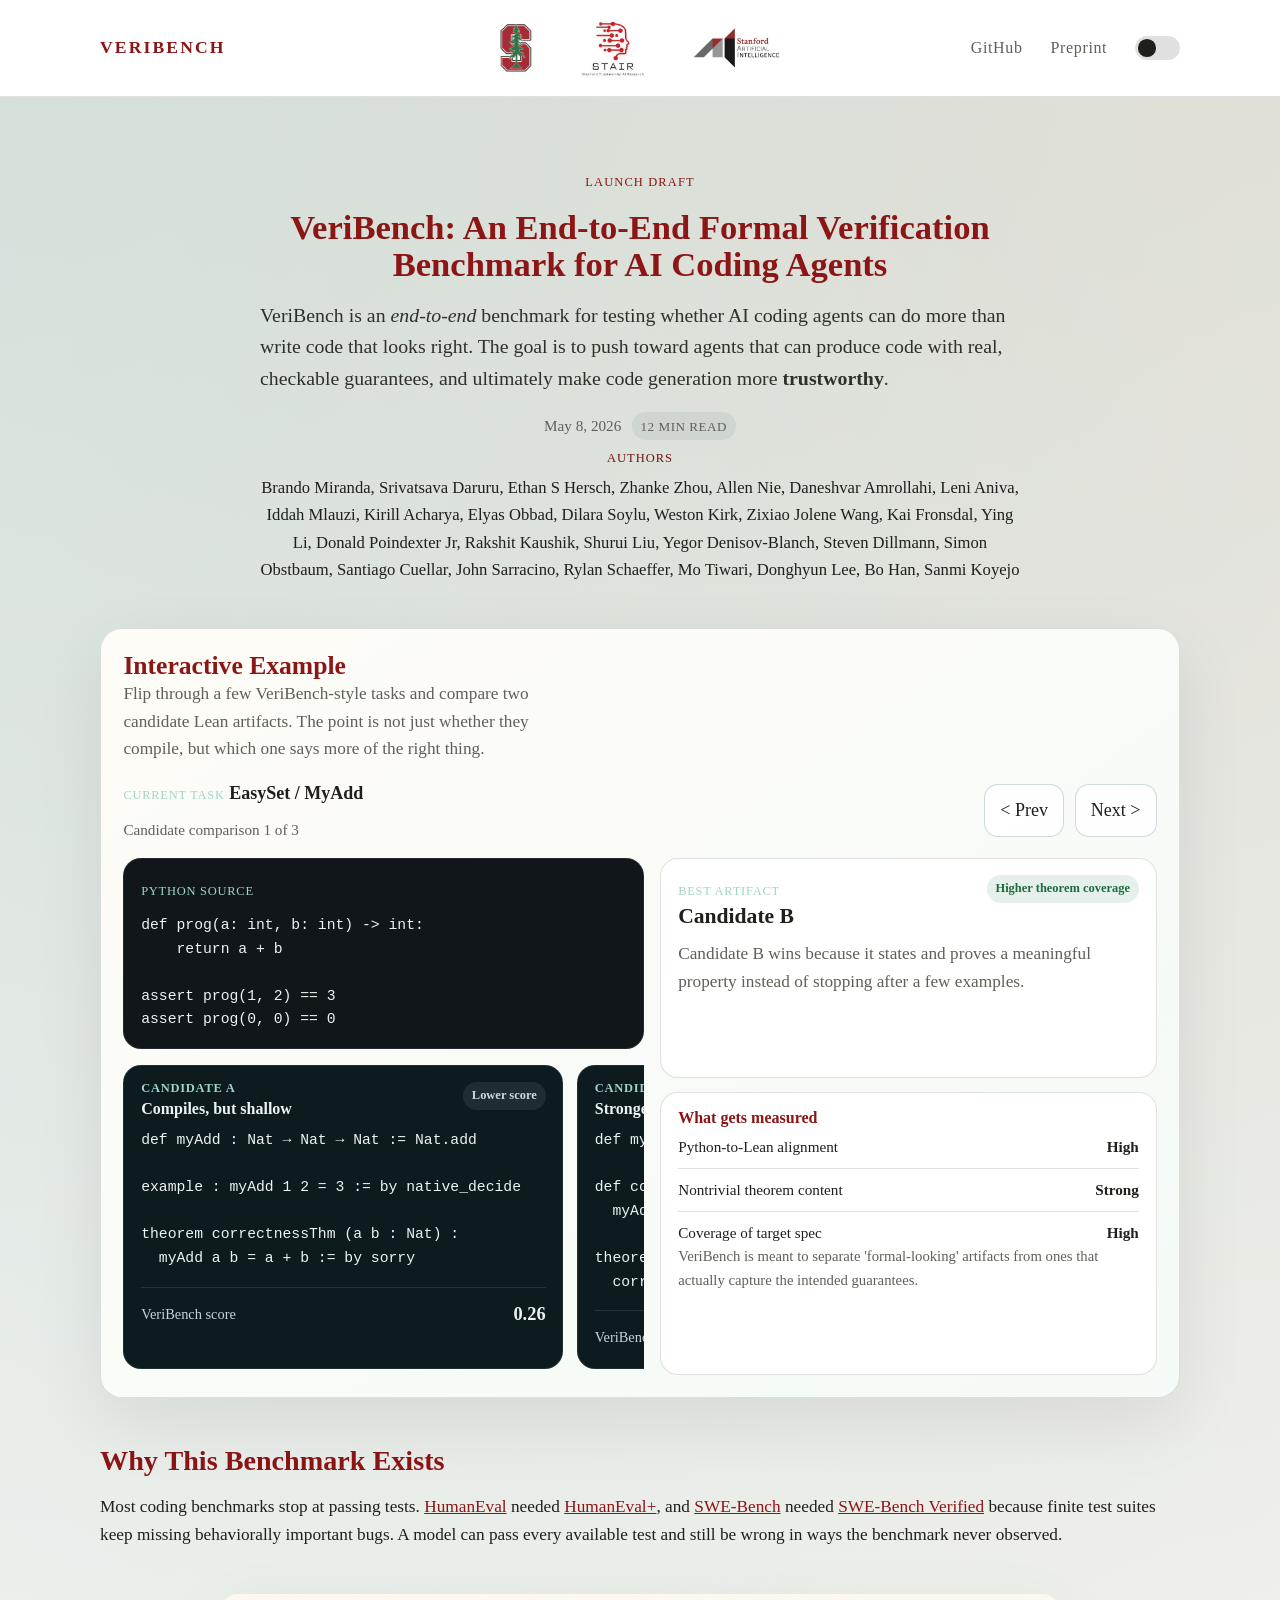
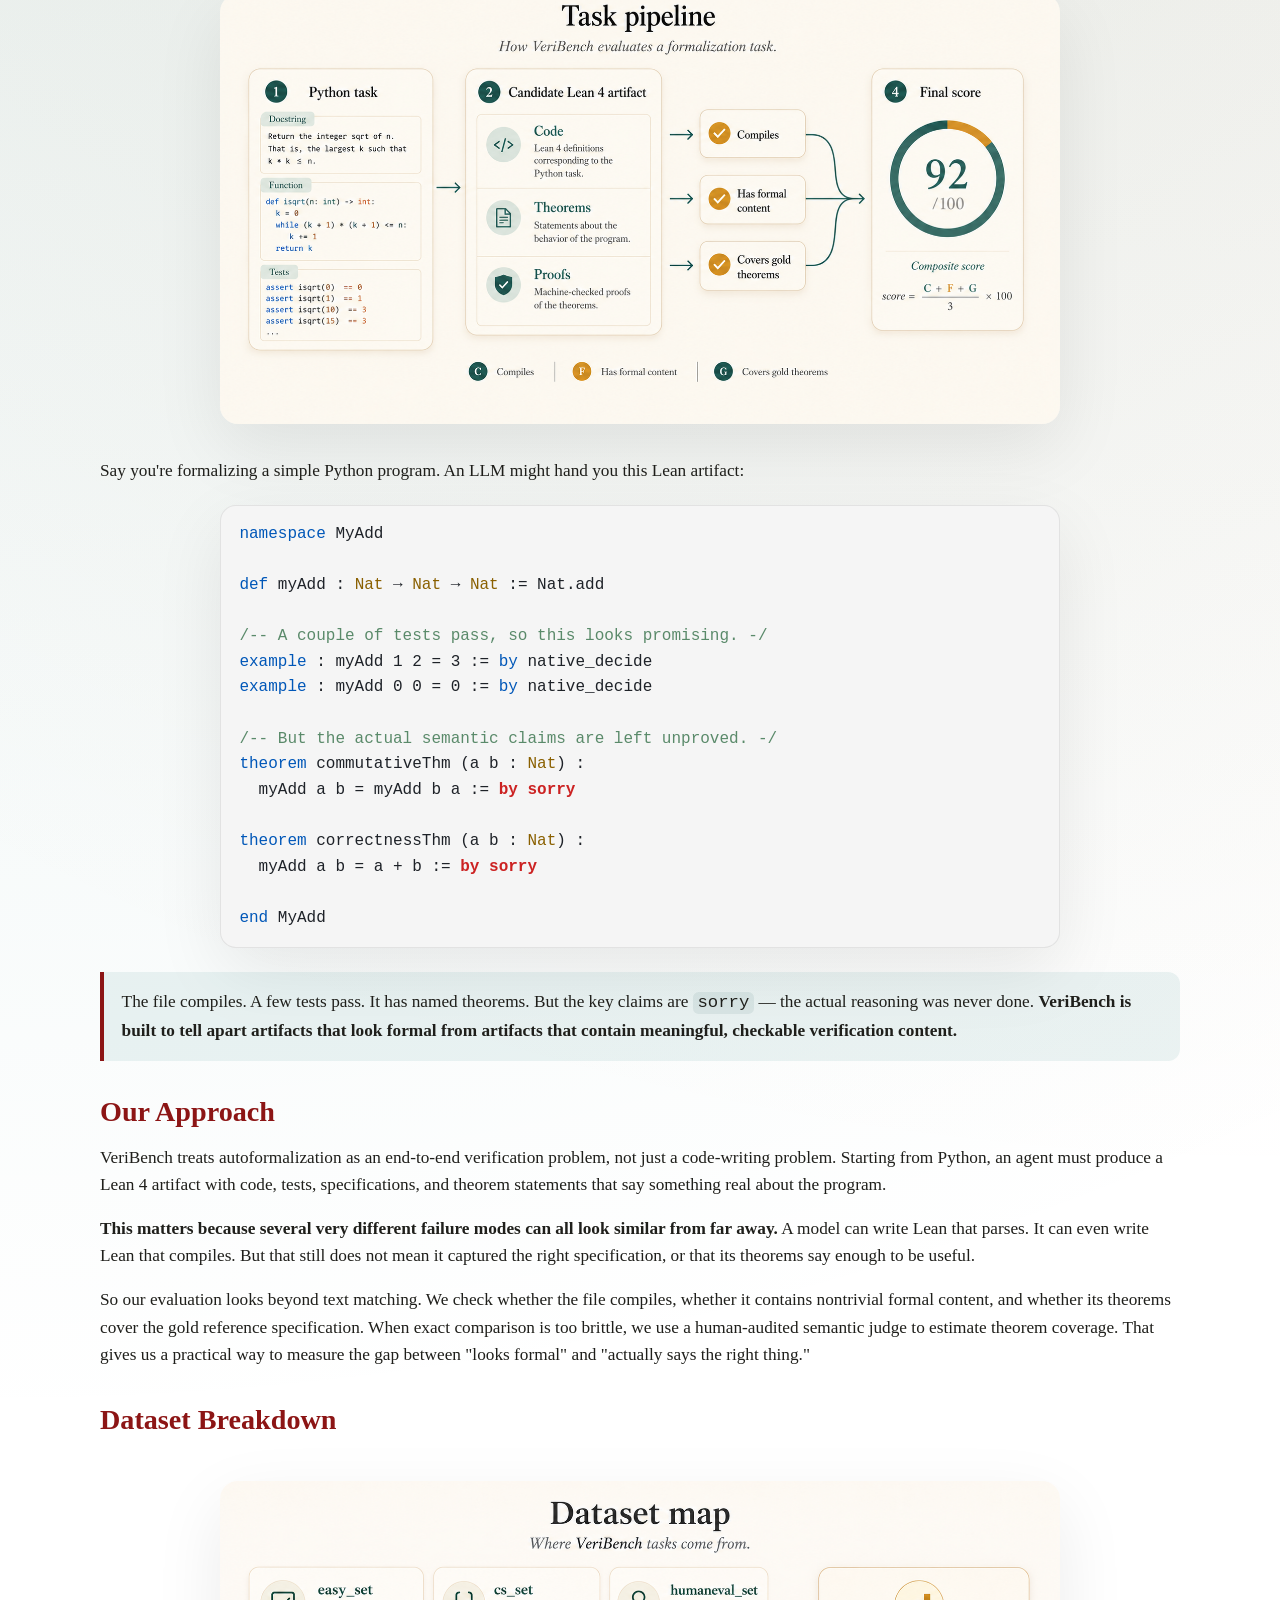
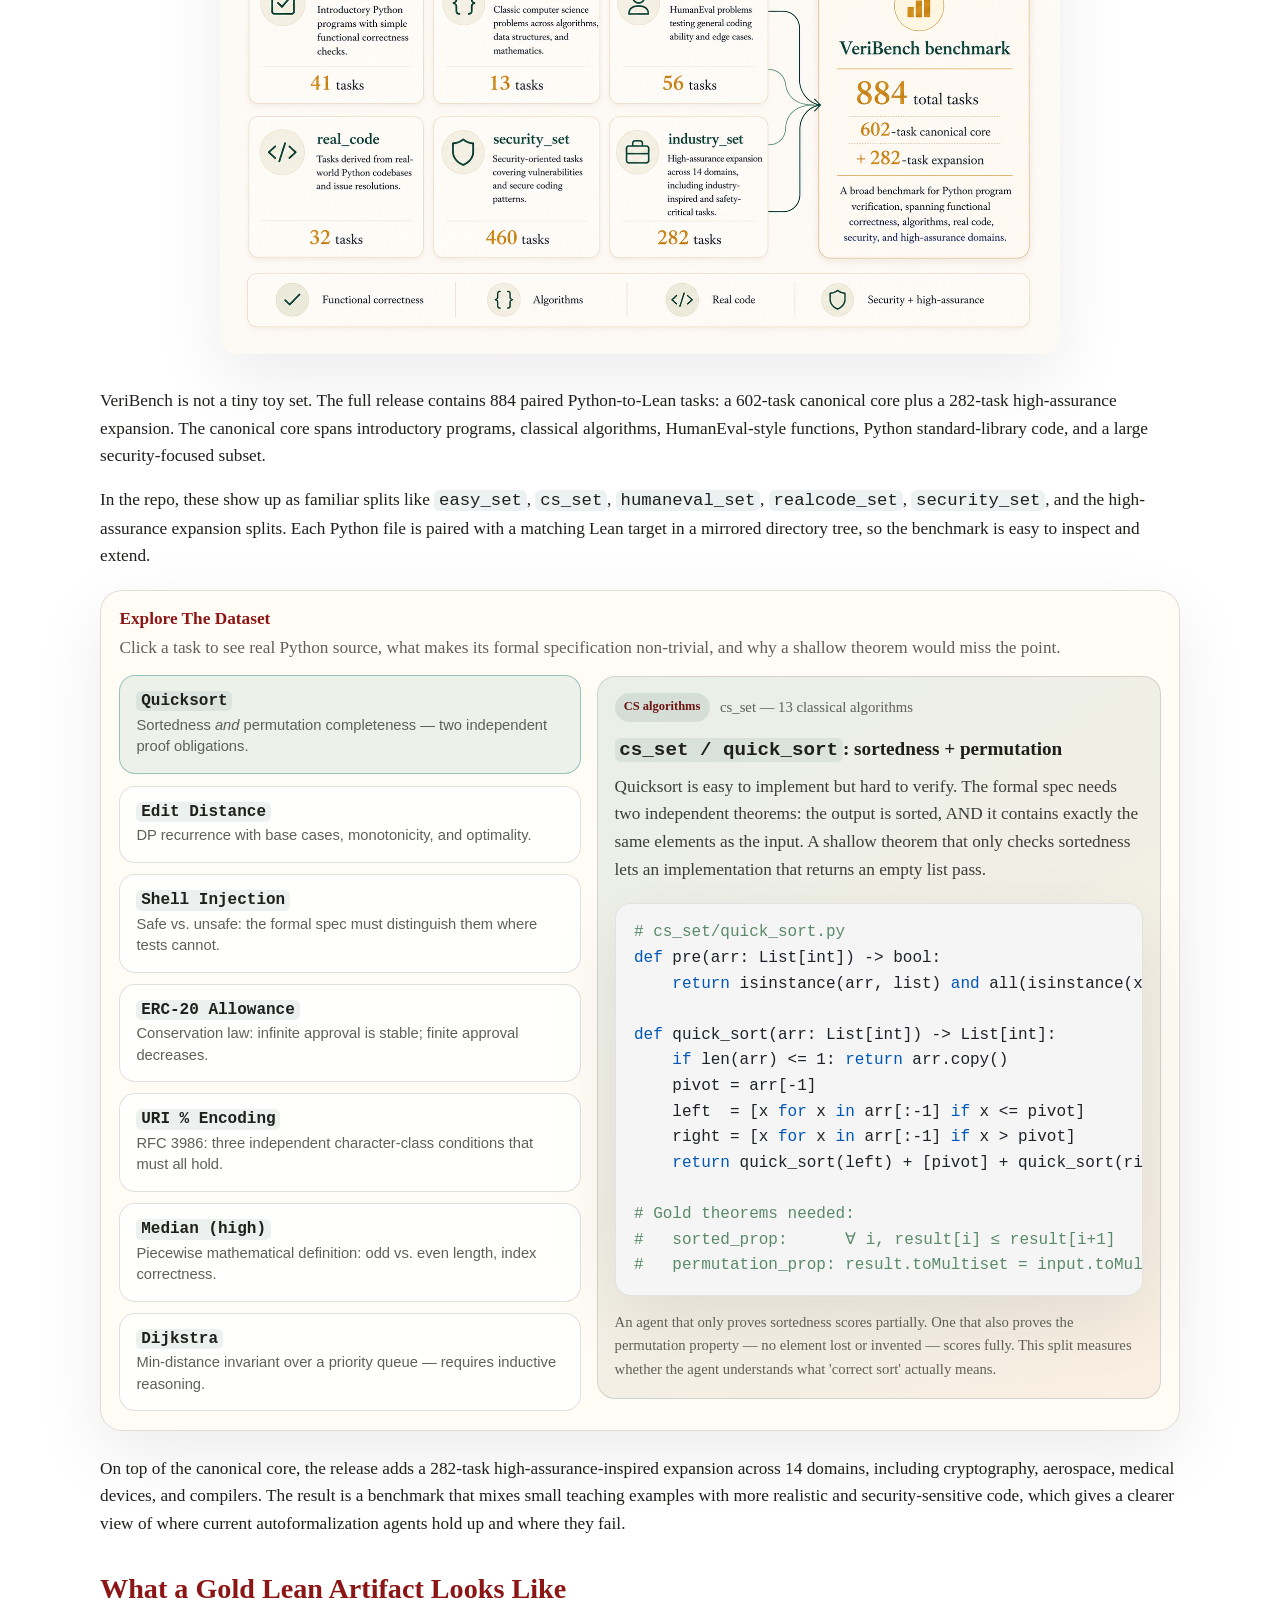
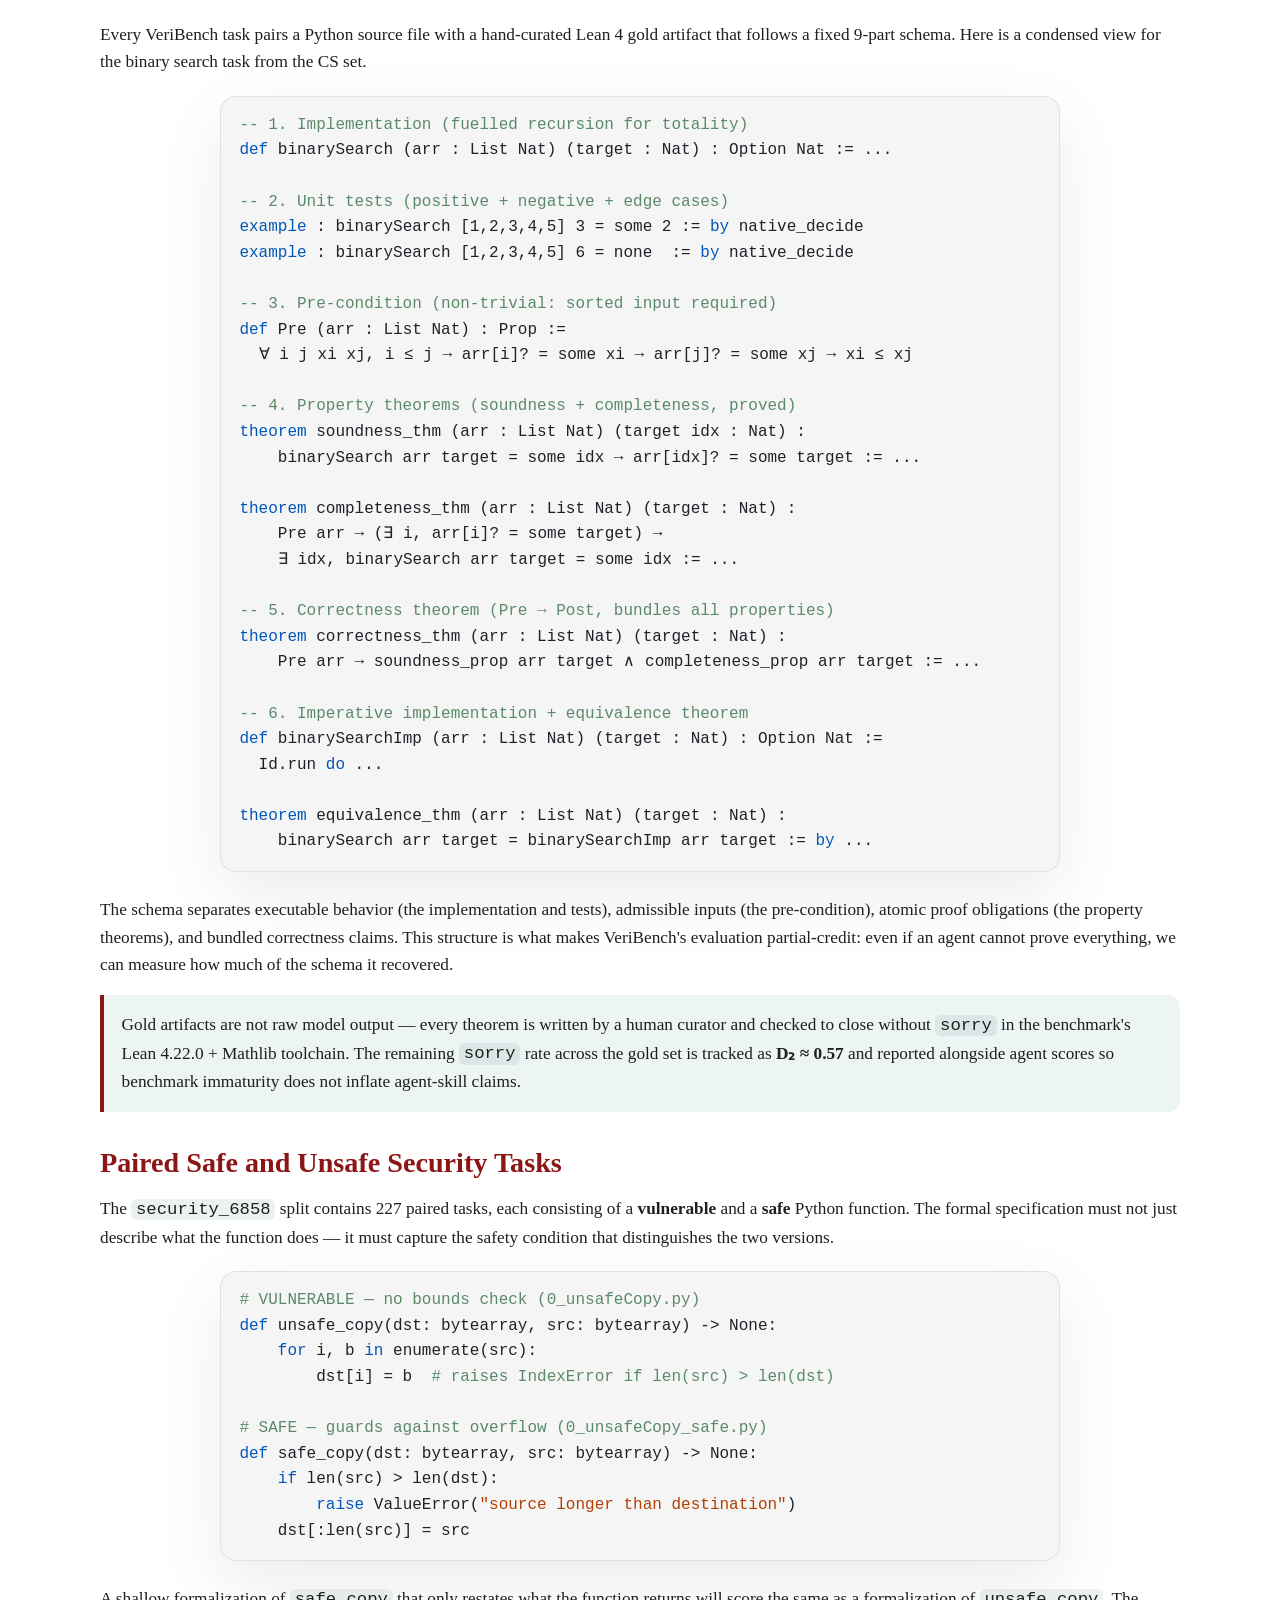
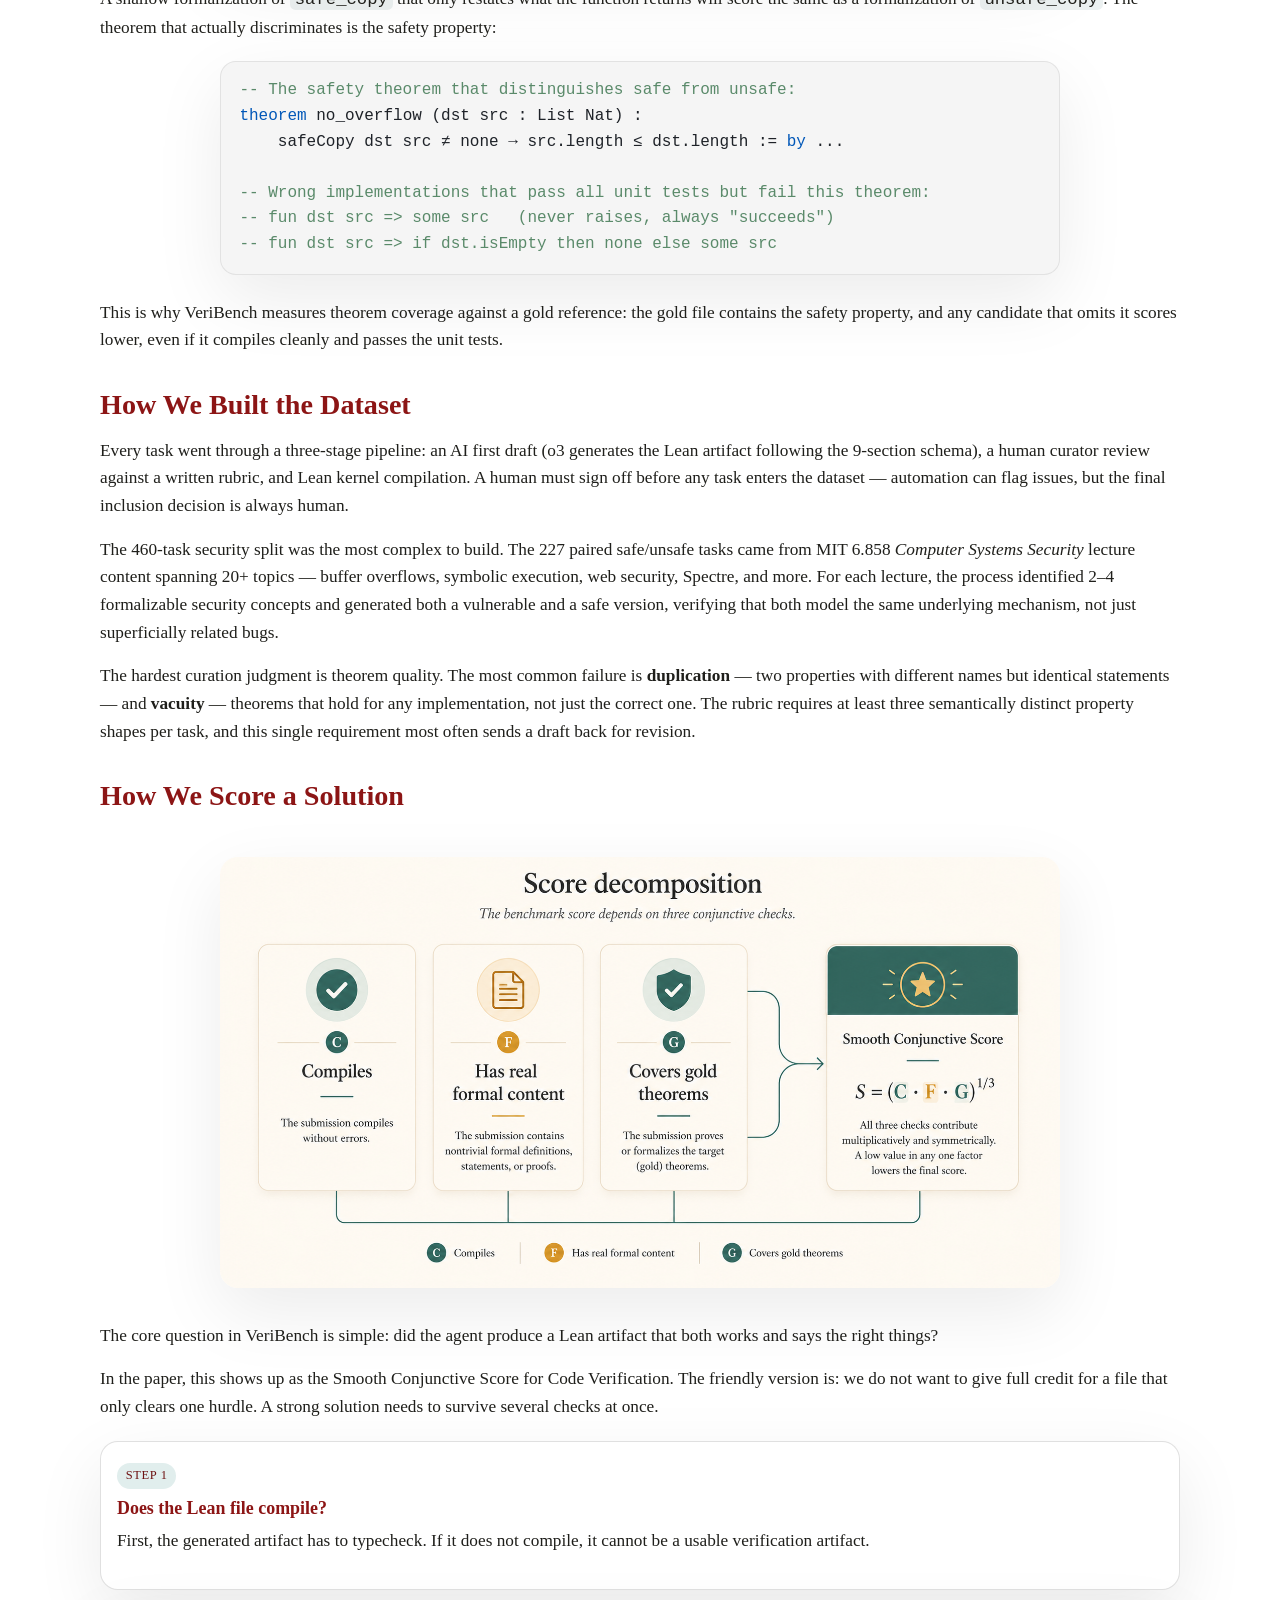
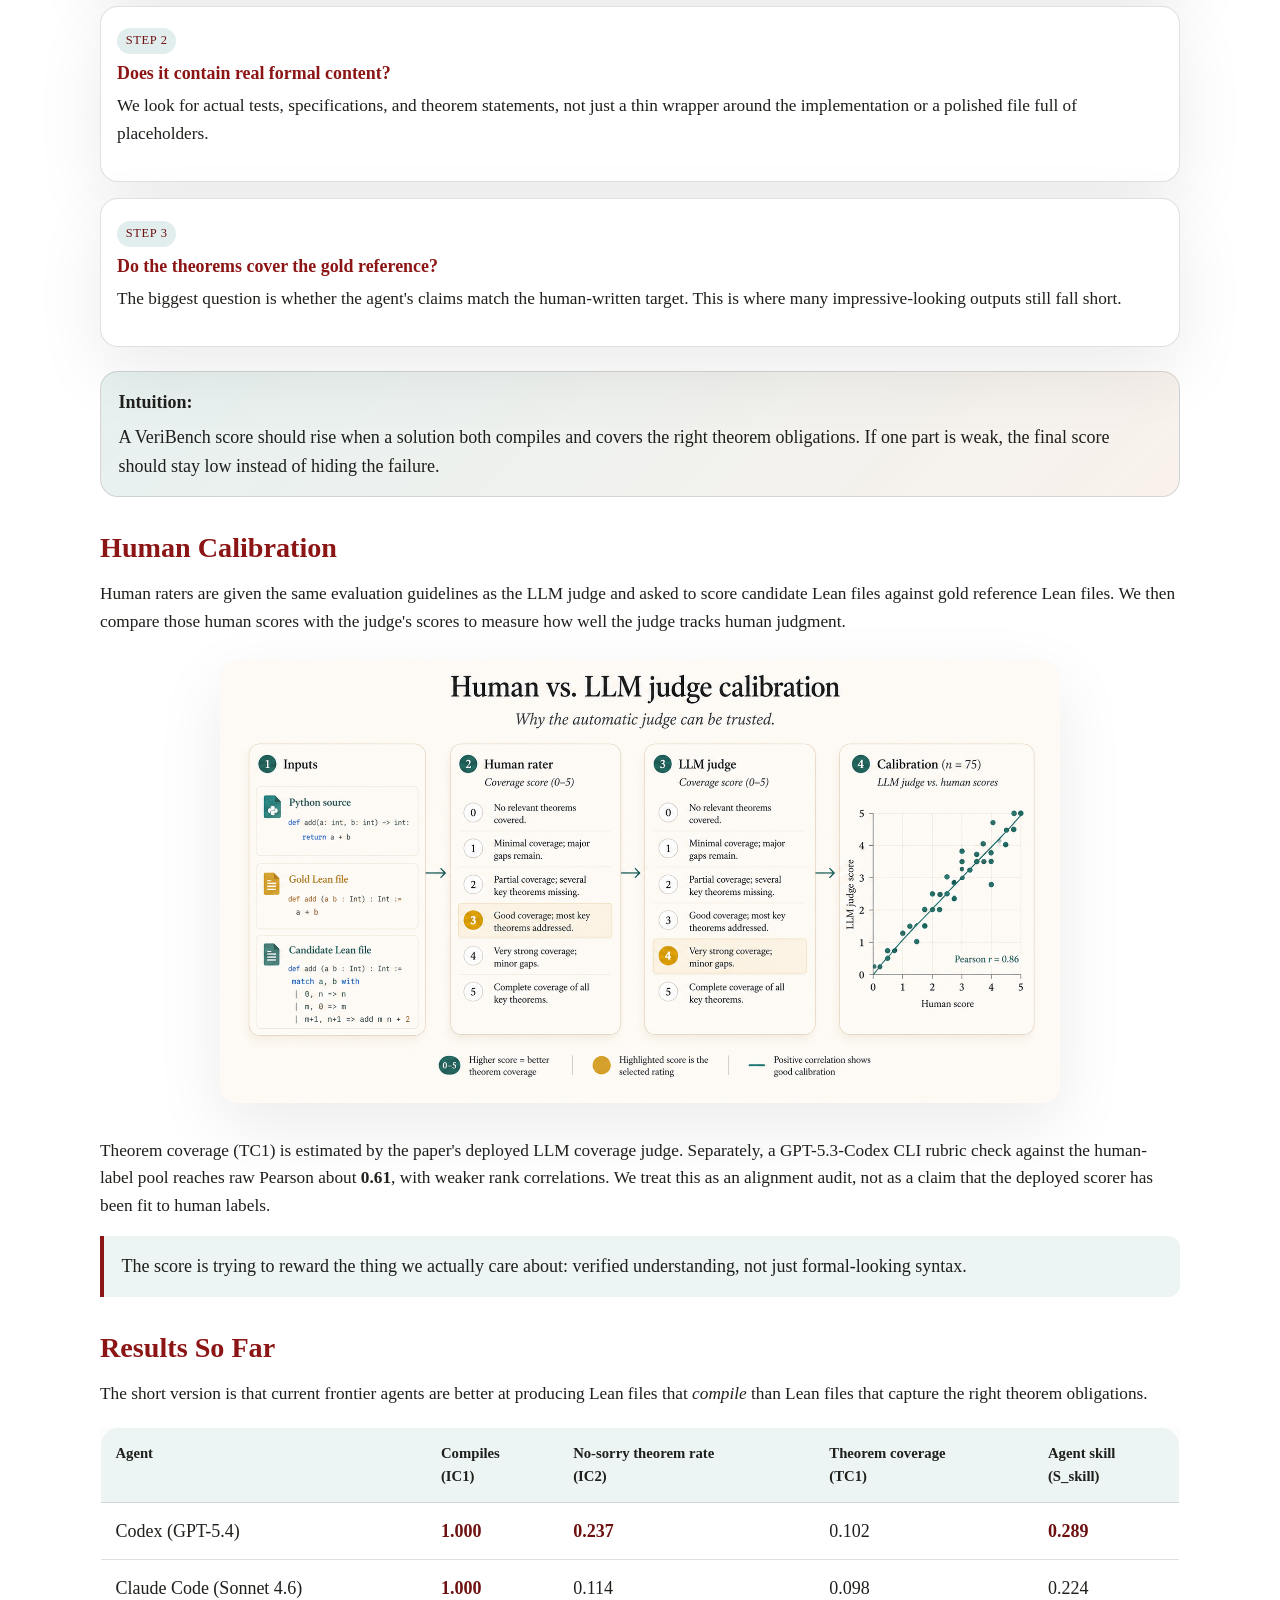
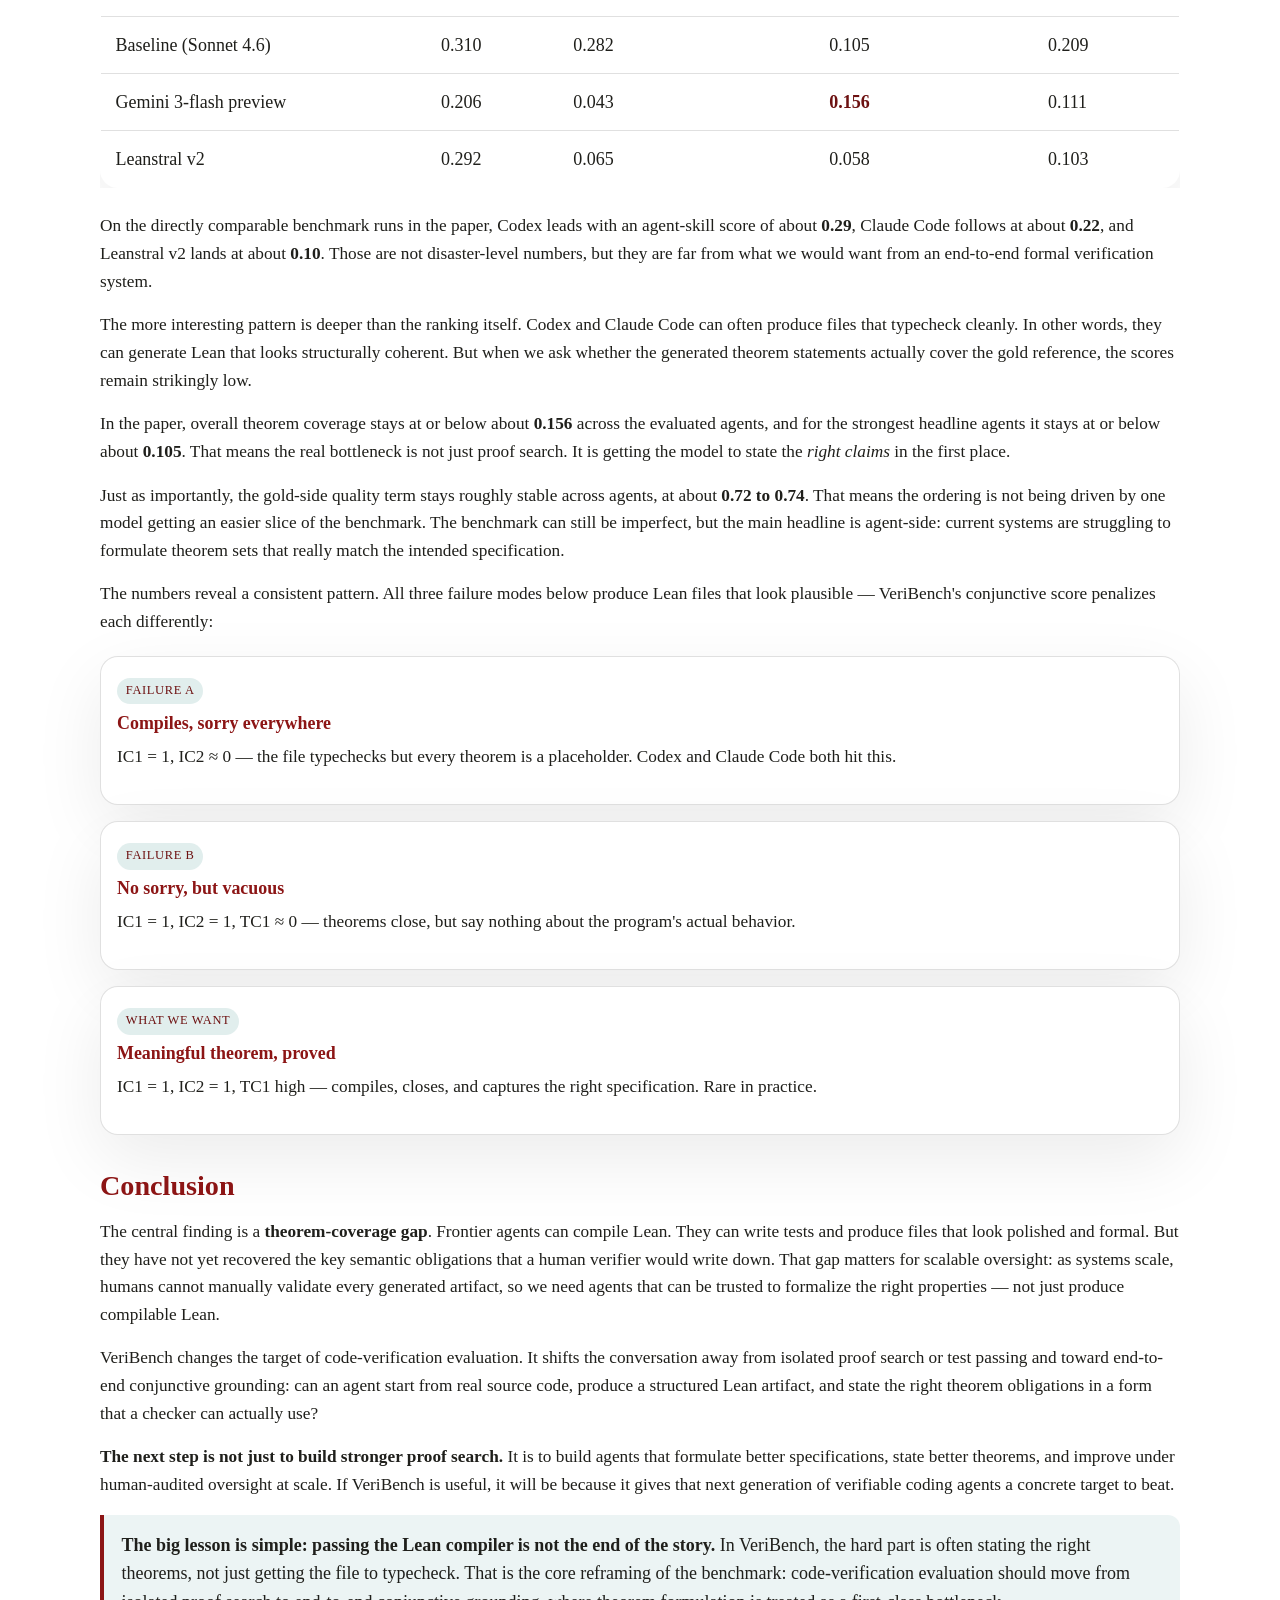
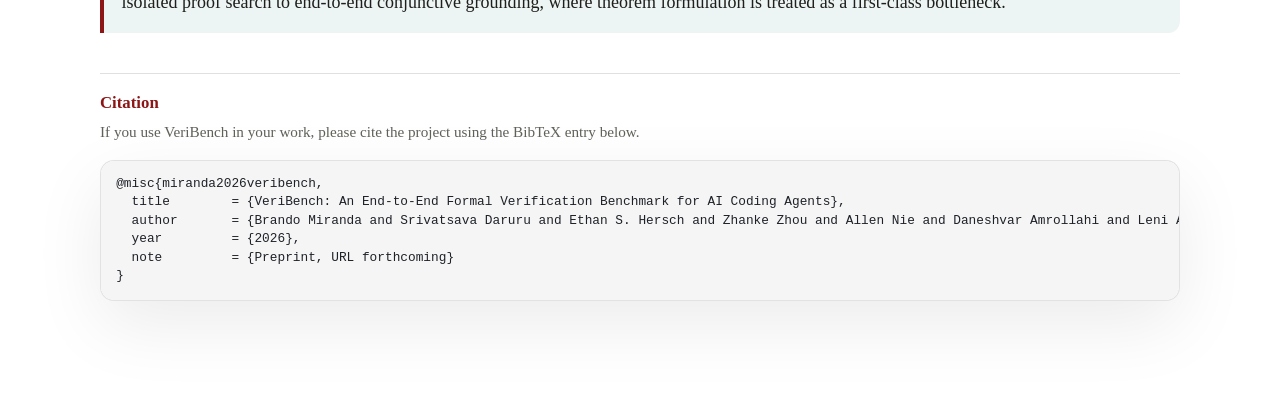
<file: docs/index.html>
<!DOCTYPE html>
<html lang="en">
  <head>
    <meta charset="UTF-8" />
    <meta name="viewport" content="width=device-width, initial-scale=1.0" />
    <title>VeriBench</title>
    <meta
      name="description"
      content="Starter blog post for the VeriBench GitHub Pages site."
    />
    <script>
      (() => {
        const storedTheme = localStorage.getItem("veribench-theme");
        const theme = storedTheme || (window.matchMedia("(prefers-color-scheme: dark)").matches ? "dark" : "light");
        document.documentElement.dataset.theme = theme;
      })();
    </script>
    <link rel="icon" type="image/png" href="./figs/vb_logo.png" />
    <link rel="stylesheet" href="./assets/site.css" />
  </head>
  <body>
    <header class="topbar">
      <div class="shell">
        <a class="brand" href="./">VeriBench</a>
        <div class="topbar-logos">
          <a href="https://www.stanford.edu/" target="_blank" rel="noopener"><img class="block-s" src="./figs/stanford.png" alt="Stanford Block S" /></a>
          <a href="https://stairlab.stanford.edu/" target="_blank" rel="noopener"><img class="stair" src="./figs/STAIR.jpeg" alt="Stanford Trustworthy AI Research logo" /></a>
          <a href="https://ai.stanford.edu/" target="_blank" rel="noopener"><img class="sail" src="./figs/sail_logo.jpg" alt="Stanford Artificial Intelligence Lab logo" /></a>
        </div>
        <nav class="nav">
          <a href="https://github.com/brando90/veribench">GitHub</a>
          <span>Preprint</span>
          <button class="theme-toggle" type="button" id="theme-toggle" aria-label="Toggle dark mode">
            <span class="theme-toggle-track">
              <span class="theme-toggle-thumb"></span>
            </span>
          </button>
        </nav>
      </div>
    </header>

    <main class="content">
      <article class="shell">
        <header class="post-header">
          <div class="eyebrow">Launch Draft</div>
          <h1 class="post-title-long">VeriBench: An End-to-End
          Formal Verification Benchmark
          for AI Coding Agents
          </h1>
          <p class="lede">
            VeriBench is an <em>end-to-end</em> benchmark for testing whether AI coding agents can do
            more than write code that looks right. The goal is to push toward
            agents that can produce code with real, checkable guarantees, and
            ultimately make code generation more <strong>trustworthy</strong>.
          </p>
          <p class="post-meta">
            <span>May 8, 2026</span>
            <span class="post-read-time">12 min read</span>
          </p>
          <div class="post-byline">
            <p class="post-authors">
              <span class="post-authors-label">Authors</span>
              <span class="post-authors-list">
                Brando Miranda, Srivatsava Daruru, Ethan S Hersch, Zhanke Zhou,
                Allen Nie, Daneshvar Amrollahi, Leni Aniva, Iddah Mlauzi,
                Kirill Acharya, Elyas Obbad, Dilara Soylu, Weston Kirk, Zixiao
                Jolene Wang, Kai Fronsdal, Ying Li, Donald Poindexter Jr,
                Rakshit Kaushik, Shurui Liu, Yegor Denisov-Blanch, Steven
                Dillmann, Simon Obstbaum, Santiago Cuellar, John Sarracino,
                Rylan Schaeffer, Mo Tiwari, Donghyun Lee, Bo Han, Sanmi Koyejo
              </span>
            </p>
          </div>
          <!-- <figure class="post-header-figure">
            <img src="./figs/veribench_graphic_2.png" alt="VeriBench overview graphic" />
          </figure> -->

          <section class="interactive-demo intro-demo" aria-labelledby="artifact-demo-title">
            <div class="interactive-demo-header">
              <div>
                <h2 id="artifact-demo-title">Interactive Example</h2>
                <p>
                  Flip through a few VeriBench-style tasks and compare two candidate Lean
                  artifacts. The point is not just whether they compile, but which one
                  says more of the right thing.
                </p>
              </div>
            </div>
            <div class="interactive-nav">
              <div>
                <div class="interactive-stage-label">Current task</div>
                <strong id="demo-task-title">EasySet / MyAdd</strong>
                <div class="interactive-nav-status" id="demo-task-subtitle">Candidate comparison 1 of 3</div>
              </div>
              <div class="interactive-nav-controls" aria-label="Example navigation">
                <button class="interactive-nav-button" type="button" id="demo-prev">&lt; Prev</button>
                <button class="interactive-nav-button" type="button" id="demo-next">Next &gt;</button>
              </div>
            </div>
            <div class="interactive-layout">
              <div class="interactive-stack" aria-live="polite">
                <div class="interactive-stage python-stage">
                  <span class="interactive-stage-label">Python source</span>
                  <pre><code id="demo-python-code">def prog(a: int, b: int) -&gt; int:
    return a + b

assert prog(1, 2) == 3
assert prog(0, 0) == 0</code></pre>
                </div>
                <div class="interactive-candidate-grid">
                  <div class="interactive-candidate">
                    <div class="interactive-candidate-header">
                      <h3 class="interactive-candidate-title" id="demo-a-title-block">
                        <span>Candidate A</span>
                        <span id="demo-a-title">Compiles, but shallow</span>
                      </h3>
                      <span class="interactive-choice other" id="demo-a-choice">Lower score</span>
                    </div>
                    <pre><code id="demo-a-code">def myAdd : Nat → Nat → Nat := Nat.add

example : myAdd 1 2 = 3 := by native_decide

theorem correctnessThm (a b : Nat) :
  myAdd a b = a + b := by sorry</code></pre>
                    <div class="interactive-candidate-score">
                      <span>VeriBench score</span>
                      <strong id="demo-a-score">0.26</strong>
                    </div>
                  </div>
                  <div class="interactive-candidate">
                    <div class="interactive-candidate-header">
                      <h3 class="interactive-candidate-title" id="demo-b-title-block">
                        <span>Candidate B</span>
                        <span id="demo-b-title">Stronger specification</span>
                      </h3>
                      <span class="interactive-choice best" id="demo-b-choice">Preferred</span>
                    </div>
                    <pre><code id="demo-b-code">def myAdd : Nat → Nat → Nat := Nat.add

def correctSpec (a b : Nat) : Prop :=
  myAdd a b = a + b

theorem correctnessThm (a b : Nat) :
  correctSpec a b := by simp [correctSpec, myAdd]</code></pre>
                    <div class="interactive-candidate-score">
                      <span>VeriBench score</span>
                      <strong id="demo-b-score">0.82</strong>
                    </div>
                  </div>
                </div>
              </div>
              <div class="interactive-summary">
                <div class="interactive-card">
                  <div class="interactive-summary-head">
                    <div class="interactive-summary-title">
                      <div class="interactive-stage-label">Best artifact</div>
                      <strong id="demo-winner">Candidate B</strong>
                    </div>
                    <span class="interactive-pill good" id="demo-pill">Higher theorem coverage</span>
                  </div>
                  <p id="demo-summary">
                    Candidate B wins because it states and proves a meaningful property instead of stopping after a few examples.
                  </p>
                </div>
                <div class="interactive-card">
                  <h3>What gets measured</h3>
                  <div class="interactive-metrics">
                    <div class="interactive-metric">
                      <span>Python-to-Lean alignment</span>
                      <strong id="demo-alignment">High</strong>
                    </div>
                    <div class="interactive-metric">
                      <span>Nontrivial theorem content</span>
                      <strong id="demo-theorems">Strong</strong>
                    </div>
                    <div class="interactive-metric">
                      <span>Coverage of target spec</span>
                      <strong id="demo-coverage">High</strong>
                    </div>
                  </div>
                  <p class="interactive-note" id="demo-note">
                    VeriBench is meant to separate "formal-looking" artifacts from ones that actually capture the intended guarantees.
                  </p>
                </div>
              </div>
            </div>
          </section>

          <!-- <figure class="post-header-figure">
            <img src="./figs/veribench_graphic_2.png" alt="VeriBench overview graphic (2)" />
          </figure> -->
        </header>

        <div class="post-body">
          <section>
            <h2>Why This Benchmark Exists</h2>
            <p>
              Most coding benchmarks stop at passing tests.
              <a href="https://huggingface.co/papers/2107.03374">HumanEval</a>
              needed <a href="https://github.com/evalplus/evalplus">HumanEval+</a>,
              and <a href="https://www.swebench.com/SWE-bench/">SWE-Bench</a>
              needed <a href="https://www.swebench.com/verified.html">SWE-Bench Verified</a>
              because finite test suites keep missing behaviorally important bugs.
              A model can pass every available test and still be wrong in ways the benchmark never observed.
            </p>
            <figure class="post-header-figure intro-figure">
              <img src="./figs/task_pipeline.png" alt="VeriBench task pipeline" />
            </figure>
            <p>
              Say you're formalizing a simple Python program. An LLM might hand you this Lean artifact:
            </p>

            <div class="code-block lean">
              <pre><code><span class="keyword">namespace</span> MyAdd

<span class="keyword">def</span> myAdd : <span class="type">Nat</span> → <span class="type">Nat</span> → <span class="type">Nat</span> := Nat.add

<span class="comment">/-- A couple of tests pass, so this looks promising. -/</span>
<span class="keyword">example</span> : myAdd 1 2 = 3 := <span class="keyword">by</span> native_decide
<span class="keyword">example</span> : myAdd 0 0 = 0 := <span class="keyword">by</span> native_decide

<span class="comment">/-- But the actual semantic claims are left unproved. -/</span>
<span class="keyword">theorem</span> commutativeThm (a b : <span class="type">Nat</span>) :
  myAdd a b = myAdd b a := <span class="warning">by sorry</span>

<span class="keyword">theorem</span> correctnessThm (a b : <span class="type">Nat</span>) :
  myAdd a b = a + b := <span class="warning">by sorry</span>

<span class="keyword">end</span> MyAdd</code></pre>
            </div>

            <p class="callout">
              The file compiles. A few tests pass. It has named theorems. But the key claims are
              <code>sorry</code> — the actual reasoning was never done.
              <strong>VeriBench is built to tell apart artifacts that look formal
              from artifacts that contain meaningful, checkable verification content.</strong>
            </p>
          </section>

          <section>
            <h2>Our Approach</h2>
            <p>
              VeriBench treats autoformalization as an end-to-end verification
              problem, not just a code-writing problem. Starting from Python,
              an agent must produce a Lean 4 artifact with code, tests,
              specifications, and theorem statements that say something real
              about the program.
            </p>
            <p>
              <strong>This matters because several very different failure modes can all
              look similar from far away.</strong> A model can write Lean that parses. It
              can even write Lean that compiles. But that still does not mean it
              captured the right specification, or that its theorems say enough
              to be useful.
            </p>
            <p>
              So our evaluation looks beyond text matching. We check whether the
              file compiles, whether it contains nontrivial formal content, and
              whether its theorems cover the gold reference specification. When
              exact comparison is too brittle, we use a human-audited semantic
              judge to estimate theorem coverage. That gives us a practical way
              to measure the gap between "looks formal" and "actually says the
              right thing."
            </p>
          </section>

          <section>
            <h2>Dataset Breakdown</h2>
            <figure class="post-header-figure">
              <img src="./figs/dataset_map_2.png" alt="Dataset Map" />
            </figure>
            <p>
              VeriBench is not a tiny toy set. The full release contains 884
              paired Python-to-Lean tasks: a 602-task canonical core plus a
              282-task high-assurance expansion. The canonical core spans introductory
              programs, classical algorithms, HumanEval-style functions, Python
              standard-library code, and a large security-focused subset.
            </p>
            <p>
              In the repo, these show up as familiar splits like
              <code>easy_set</code>, <code>cs_set</code>,
              <code>humaneval_set</code>, <code>realcode_set</code>,
              <code>security_set</code>, and the high-assurance expansion splits.
              Each Python file is paired with a matching Lean target in a
              mirrored directory tree, so the benchmark is easy to inspect and
              extend.
            </p>
            <div class="dataset-hover" aria-labelledby="dataset-hover-title">
              <div class="dataset-hover-head">
                <h3 id="dataset-hover-title">Explore The Dataset</h3>
                <p>
                  Click a task to see real Python source, what makes its formal specification non-trivial,
                  and why a shallow theorem would miss the point.
                </p>
              </div>
              <div class="dataset-hover-layout">
                <div class="dataset-hover-list" role="list" aria-label="Dataset splits">
                  <button class="dataset-hover-item active" type="button" data-dataset-key="quicksort">
                    <strong><code>Quicksort</code></strong>
                    <span>Sortedness <em>and</em> permutation completeness — two independent proof obligations.</span>
                  </button>
                  <button class="dataset-hover-item" type="button" data-dataset-key="edit_distance">
                    <strong><code>Edit Distance</code></strong>
                    <span>DP recurrence with base cases, monotonicity, and optimality.</span>
                  </button>
                  <button class="dataset-hover-item" type="button" data-dataset-key="shell_injection">
                    <strong><code>Shell Injection</code></strong>
                    <span>Safe vs. unsafe: the formal spec must distinguish them where tests cannot.</span>
                  </button>
                  <button class="dataset-hover-item" type="button" data-dataset-key="erc20">
                    <strong><code>ERC-20 Allowance</code></strong>
                    <span>Conservation law: infinite approval is stable; finite approval decreases.</span>
                  </button>
                  <button class="dataset-hover-item" type="button" data-dataset-key="uri_pct">
                    <strong><code>URI % Encoding</code></strong>
                    <span>RFC 3986: three independent character-class conditions that must all hold.</span>
                  </button>
                  <button class="dataset-hover-item" type="button" data-dataset-key="median_high">
                    <strong><code>Median (high)</code></strong>
                    <span>Piecewise mathematical definition: odd vs. even length, index correctness.</span>
                  </button>
                  <button class="dataset-hover-item" type="button" data-dataset-key="dijkstra">
                    <strong><code>Dijkstra</code></strong>
                    <span>Min-distance invariant over a priority queue — requires inductive reasoning.</span>
                  </button>
                </div>
                <div class="dataset-hover-preview" aria-live="polite">
                  <div class="dataset-hover-meta">
                    <span class="dataset-hover-badge" id="dataset-badge">Intro / explicit specs</span>
                    <span class="dataset-hover-count" id="dataset-count">Representative slice</span>
                  </div>
                  <h4 id="dataset-title"><code>easy_set</code>: clean benchmark primitives</h4>
                  <p id="dataset-description">
                    This split makes it easy to see whether a model can track a straightforward precondition,
                    executable behavior, and a crisp theorem target all at once.
                  </p>
                  <div class="code-block python">
                    <pre><code id="dataset-code"><span class="comment"># easy_set/1_MyAdd.py</span>
<span class="keyword">def</span> pre(a: int, b: int) -&gt; bool:
    <span class="keyword">return</span> a &gt;= 0 <span class="keyword">and</span> b &gt;= 0

<span class="keyword">def</span> prog(a: int, b: int) -&gt; int:
    <span class="keyword">return</span> a + b</code></pre>
                  </div>
                  <div class="dataset-hover-note" id="dataset-note">
                    Good for seeing if an autoformalizer can move from toy Python into simple but meaningful specifications.
                  </div>
                </div>
              </div>
            </div>
            <p>
              On top of the canonical core, the release adds a 282-task
              high-assurance-inspired expansion across 14 domains, including
              cryptography, aerospace, medical devices, and compilers. The
              result is a benchmark that mixes small teaching examples with more
              realistic and security-sensitive code, which gives a clearer view
              of where current autoformalization agents hold up and where they
              fail.
            </p>
          </section>

          <section>
            <h2>What a Gold Lean Artifact Looks Like</h2>
            <p>
              Every VeriBench task pairs a Python source file with a hand-curated
              Lean 4 gold artifact that follows a fixed 9-part schema. Here is a
              condensed view for the binary search task from the CS set.
            </p>
            <div class="code-block lean">
              <pre><code><span class="comment">-- 1. Implementation (fuelled recursion for totality)</span>
<span class="keyword">def</span> binarySearch (arr : List Nat) (target : Nat) : Option Nat := ...

<span class="comment">-- 2. Unit tests (positive + negative + edge cases)</span>
<span class="keyword">example</span> : binarySearch [1,2,3,4,5] 3 = some 2 := <span class="keyword">by</span> native_decide
<span class="keyword">example</span> : binarySearch [1,2,3,4,5] 6 = none  := <span class="keyword">by</span> native_decide

<span class="comment">-- 3. Pre-condition (non-trivial: sorted input required)</span>
<span class="keyword">def</span> Pre (arr : List Nat) : Prop :=
  ∀ i j xi xj, i ≤ j → arr[i]? = some xi → arr[j]? = some xj → xi ≤ xj

<span class="comment">-- 4. Property theorems (soundness + completeness, proved)</span>
<span class="keyword">theorem</span> soundness_thm (arr : List Nat) (target idx : Nat) :
    binarySearch arr target = some idx → arr[idx]? = some target := ...

<span class="keyword">theorem</span> completeness_thm (arr : List Nat) (target : Nat) :
    Pre arr → (∃ i, arr[i]? = some target) →
    ∃ idx, binarySearch arr target = some idx := ...

<span class="comment">-- 5. Correctness theorem (Pre → Post, bundles all properties)</span>
<span class="keyword">theorem</span> correctness_thm (arr : List Nat) (target : Nat) :
    Pre arr → soundness_prop arr target ∧ completeness_prop arr target := ...

<span class="comment">-- 6. Imperative implementation + equivalence theorem</span>
<span class="keyword">def</span> binarySearchImp (arr : List Nat) (target : Nat) : Option Nat :=
  Id.run <span class="keyword">do</span> ...

<span class="keyword">theorem</span> equivalence_thm (arr : List Nat) (target : Nat) :
    binarySearch arr target = binarySearchImp arr target := <span class="keyword">by</span> ...</code></pre>
            </div>
            <p>
              The schema separates executable behavior (the implementation and
              tests), admissible inputs (the pre-condition), atomic proof
              obligations (the property theorems), and bundled correctness claims.
              This structure is what makes VeriBench's evaluation partial-credit:
              even if an agent cannot prove everything, we can measure how much
              of the schema it recovered.
            </p>
            <p class="callout">
              Gold artifacts are not raw model output — every theorem is written
              by a human curator and checked to close without <code>sorry</code>
              in the benchmark's Lean 4.22.0 + Mathlib toolchain. The remaining
              <code>sorry</code> rate across the gold set is tracked as
              <strong>D₂ ≈ 0.57</strong> and reported alongside agent scores so
              benchmark immaturity does not inflate agent-skill claims.
            </p>
          </section>

          <section>
            <h2>Paired Safe and Unsafe Security Tasks</h2>
            <p>
              The <code>security_6858</code> split contains 227 paired tasks,
              each consisting of a <strong>vulnerable</strong> and a
              <strong>safe</strong> Python function. The formal specification
              must not just describe what the function does — it must capture
              the safety condition that distinguishes the two versions.
            </p>
            <div class="code-block python">
              <pre><code><span class="comment"># VULNERABLE — no bounds check (0_unsafeCopy.py)</span>
<span class="keyword">def</span> unsafe_copy(dst: bytearray, src: bytearray) -&gt; None:
    <span class="keyword">for</span> i, b <span class="keyword">in</span> enumerate(src):
        dst[i] = b  <span class="comment"># raises IndexError if len(src) &gt; len(dst)</span>

<span class="comment"># SAFE — guards against overflow (0_unsafeCopy_safe.py)</span>
<span class="keyword">def</span> safe_copy(dst: bytearray, src: bytearray) -&gt; None:
    <span class="keyword">if</span> len(src) &gt; len(dst):
        <span class="keyword">raise</span> ValueError(<span class="string">"source longer than destination"</span>)
    dst[:len(src)] = src</code></pre>
            </div>
            <p>
              A shallow formalization of <code>safe_copy</code> that only restates
              what the function returns will score the same as a formalization of
              <code>unsafe_copy</code>. The theorem that actually discriminates is
              the safety property:
            </p>
            <div class="code-block lean">
              <pre><code><span class="comment">-- The safety theorem that distinguishes safe from unsafe:</span>
<span class="keyword">theorem</span> no_overflow (dst src : List Nat) :
    safeCopy dst src ≠ none → src.length ≤ dst.length := <span class="keyword">by</span> ...

<span class="comment">-- Wrong implementations that pass all unit tests but fail this theorem:</span>
<span class="comment">-- fun dst src => some src   (never raises, always "succeeds")</span>
<span class="comment">-- fun dst src => if dst.isEmpty then none else some src</span></code></pre>
            </div>
            <p>
              This is why VeriBench measures theorem coverage against a gold
              reference: the gold file contains the safety property, and any
              candidate that omits it scores lower, even if it compiles cleanly
              and passes the unit tests.
            </p>
          </section>

          <section>
            <h2>How We Built the Dataset</h2>
            <p>
              Every task went through a three-stage pipeline: an AI first draft (o3 generates
              the Lean artifact following the 9-section schema), a human curator review against a
              written rubric, and Lean kernel compilation. A human must sign off before any task
              enters the dataset — automation can flag issues, but the final inclusion decision is always human.
            </p>
            <p>
              The 460-task security split was the most complex to build. The 227 paired safe/unsafe
              tasks came from MIT 6.858 <em>Computer Systems Security</em> lecture content spanning
              20+ topics — buffer overflows, symbolic execution, web security, Spectre, and more.
              For each lecture, the process identified 2–4 formalizable security concepts and generated
              both a vulnerable and a safe version, verifying that both model the same underlying
              mechanism, not just superficially related bugs.
            </p>
            <p>
              The hardest curation judgment is theorem quality. The most common failure is
              <strong>duplication</strong> — two properties with different names but identical statements —
              and <strong>vacuity</strong> — theorems that hold for any implementation, not just the correct one.
              The rubric requires at least three semantically distinct property shapes per task,
              and this single requirement most often sends a draft back for revision.
            </p>
          </section>

          <section>
            <h2>How We Score a Solution</h2>
            <!-- <figure class="post-header-figure">
              <img src="./figs/veribench_eval.png" alt="VeriBench evaluation graphic" />
            </figure> -->
            <figure class="post-header-figure">
              <img src="./figs/score_decomp.png" alt="VeriBench score decomposition" />
            </figure>
            <p>
              The core question in VeriBench is simple: did the agent produce a
              Lean artifact that both works and says the right things?
            </p>
            <p>
              In the paper, this shows up as the Smooth Conjunctive Score for
              Code Verification. The friendly version is: we do not want to
              give full credit for a file that only clears one hurdle. A strong
              solution needs to survive several checks at once.
            </p>

            <div class="metric-flow">
              <div class="metric-card">
                <div class="metric-step">Step 1</div>
                <h3>Does the Lean file compile?</h3>
                <p>
                  First, the generated artifact has to typecheck. If it does not
                  compile, it cannot be a usable verification artifact.
                </p>
              </div>
              <div class="metric-card">
                <div class="metric-step">Step 2</div>
                <h3>Does it contain real formal content?</h3>
                <p>
                  We look for actual tests, specifications, and theorem
                  statements, not just a thin wrapper around the implementation
                  or a polished file full of placeholders.
                </p>
              </div>
              <div class="metric-card">
                <div class="metric-step">Step 3</div>
                <h3>Do the theorems cover the gold reference?</h3>
                <p>
                  The biggest question is whether the agent's claims match the
                  human-written target. This is where many impressive-looking
                  outputs still fall short.
                </p>
              </div>
            </div>

            <div class="metric-formula">
              <strong>Intuition:</strong>
              A VeriBench score should rise when a solution both compiles and
              covers the right theorem obligations. If one part is weak, the
              final score should stay low instead of hiding the failure.
            </div>

          </section>
          <section>
            <h2>Human Calibration</h2>

            <p>
              Human raters are given the same evaluation guidelines as the LLM judge and asked
              to score candidate Lean files against gold reference Lean files. We then compare
              those human scores with the judge's scores to measure how well the judge tracks
              human judgment.
            </p>

            <figure class="post-header-figure" style="margin-top:1.5rem;">
              <img src="./figs/calibration.png" alt="Human judge audit" />
            </figure>
            <p>
              Theorem coverage (TC1) is estimated by the paper's deployed LLM coverage judge.
              Separately, a GPT-5.3-Codex CLI rubric check against the human-label pool reaches
              raw Pearson about <strong>0.61</strong>, with weaker rank correlations.
              We treat this as an alignment audit, not as a claim that the deployed scorer has been fit to human labels.
            </p>

            <div class="callout">
              The score is trying to reward the thing we actually care about:
              verified understanding, not just formal-looking syntax.
            </div>
          </section>

          <section>
            <h2>Results So Far</h2>
            <p>
              The short version is that current frontier agents are better at
              producing Lean files that <em>compile</em> than Lean files that
              capture the right theorem obligations.
            </p>
             <div class="results-table-wrap">
              <table class="results-table">
                <thead>
                  <tr>
                    <th>Agent</th>
                    <th>Compiles<br />(IC1)</th>
                    <th>No-sorry theorem rate<br />(IC2)</th>
                    <th>Theorem coverage<br />(TC1)</th>
                    <th>Agent skill<br />(S_skill)</th>
                  </tr>
                </thead>
                <tbody>
                  <tr>
                    <td>Codex (GPT-5.4)</td>
                    <td class="best">1.000</td>
                    <td class="best">0.237</td>
                    <td>0.102</td>
                    <td class="best">0.289</td>
                  </tr>
                  <tr>
                    <td>Claude Code (Sonnet 4.6)</td>
                    <td class="best">1.000</td>
                    <td>0.114</td>
                    <td>0.098</td>
                    <td>0.224</td>
                  </tr>
                  <tr>
                    <td>Baseline (Sonnet 4.6)</td>
                    <td>0.310</td>
                    <td>0.282</td>
                    <td>0.105</td>
                    <td>0.209</td>
                  </tr>
                  <tr>
                    <td>Gemini 3-flash preview</td>
                    <td>0.206</td>
                    <td>0.043</td>
                    <td class="best">0.156</td>
                    <td>0.111</td>
                  </tr>
                  <tr>
                    <td>Leanstral v2</td>
                    <td>0.292</td>
                    <td>0.065</td>
                    <td>0.058</td>
                    <td>0.103</td>
                  </tr>
                </tbody>
              </table>
            </div>
            <p>
              On the directly comparable benchmark runs in the paper, Codex
              leads with an agent-skill score of about <strong>0.29</strong>,
              Claude Code follows at about <strong>0.22</strong>, and
              Leanstral v2 lands at about <strong>0.10</strong>. Those are not
              disaster-level numbers, but they are far from what we would want
              from an end-to-end formal verification system.
            </p>
            <p>
              The more interesting pattern is deeper than the ranking itself.
              Codex and Claude Code can often produce files that typecheck
              cleanly. In other words, they can generate Lean that looks
              structurally coherent. But when we ask whether the generated
              theorem statements actually cover the gold reference, the scores
              remain strikingly low.
            </p>
            <p>
              In the paper, overall theorem coverage stays at or below about
              <strong>0.156</strong> across the evaluated agents, and for the
              strongest headline agents it stays at or below about
              <strong>0.105</strong>. That means the real bottleneck is not just
              proof search. It is getting the model to state the <em>right
              claims</em> in the first place.
            </p>
            <p>
              Just as importantly, the gold-side quality term stays roughly
              stable across agents, at about <strong>0.72 to 0.74</strong>. That
              means the ordering is not being driven by one model getting an
              easier slice of the benchmark. The benchmark can still be
              imperfect, but the main headline is agent-side: current systems
              are struggling to formulate theorem sets that really match the
              intended specification.
            </p>
<!--
            <p class="figure-note">
              Blog version of the headline results table, adapted from
              <code>paper_latex/NeurIPS_2026_VeriBench/05_evaluation.tex</code>
              (`tab:scsc-overall`). If you want a paper-faithful screenshot
              instead, that is the table to grab.
            </p> -->
            <p>
              The numbers reveal a consistent pattern. All three failure modes below produce Lean files
              that look plausible — VeriBench's conjunctive score penalizes each differently:
            </p>
            <div class="metric-flow">
              <div class="metric-card">
                <div class="metric-step">Failure A</div>
                <h3>Compiles, sorry everywhere</h3>
                <p>IC1 = 1, IC2 ≈ 0 — the file typechecks but every theorem is a placeholder. Codex and Claude Code both hit this.</p>
              </div>
              <div class="metric-card">
                <div class="metric-step">Failure B</div>
                <h3>No sorry, but vacuous</h3>
                <p>IC1 = 1, IC2 = 1, TC1 ≈ 0 — theorems close, but say nothing about the program's actual behavior.</p>
              </div>
              <div class="metric-card">
                <div class="metric-step">What we want</div>
                <h3>Meaningful theorem, proved</h3>
                <p>IC1 = 1, IC2 = 1, TC1 high — compiles, closes, and captures the right specification. Rare in practice.</p>
              </div>
            </div>
          </section>

          <section>
            <h2>Conclusion</h2>
            <p>
              The central finding is a <strong>theorem-coverage gap</strong>. Frontier agents can
              compile Lean. They can write tests and produce files that look polished and formal.
              But they have not yet recovered the key semantic obligations that a human verifier
              would write down. That gap matters for scalable oversight: as systems scale, humans
              cannot manually validate every generated artifact, so we need agents that can be trusted
              to formalize the right properties — not just produce compilable Lean.
            </p>
            <p>
              VeriBench changes the target of code-verification evaluation. It
              shifts the conversation away from isolated proof search or test
              passing and toward end-to-end conjunctive grounding: can an agent
              start from real source code, produce a structured Lean artifact,
              and state the right theorem obligations in a form that a checker
              can actually use?
            </p>
            <p>
              <strong>The next step is not just to build stronger proof search.</strong> It is to
              build agents that formulate better specifications, state better
              theorems, and improve under human-audited oversight at scale.
              If VeriBench is useful, it will be because it gives that next
              generation of verifiable coding agents a concrete target to beat.
            </p>
            <div class="callout">
              <strong>The big lesson is simple: passing the Lean compiler is not the end
              of the story.</strong> In VeriBench, the hard part is often stating the
              right theorems, not just getting the file to typecheck. That is
              the core reframing of the benchmark: code-verification evaluation
              should move from isolated proof search to end-to-end conjunctive
              grounding, where theorem formulation is treated as a first-class
              bottleneck.
            </div>
          </section>


        </div>

        <section class="citation-footer">
          <h2>Citation</h2>
          <p>
            If you use VeriBench in your work, please cite the project using
            the BibTeX entry below.
          </p>
          <div class="code-block python citation">
            <pre><code>@misc{miranda2026veribench,
  title        = {VeriBench: An End-to-End Formal Verification Benchmark for AI Coding Agents},
  author       = {Brando Miranda and Srivatsava Daruru and Ethan S. Hersch and Zhanke Zhou and Allen Nie and Daneshvar Amrollahi and Leni Aniva and Iddah Mlauzi and Kirill Acharya and Elyas Obbad and Dilara Soylu and Weston Kirk and Zixiao Jolene Wang and Kai Fronsdal and Ying Li and Donald Poindexter Jr and Rakshit Kaushik and Shurui Liu and Yegor Denisov-Blanch and Steven Dillmann and Simon Obstbaum and Santiago Cuellar and John Sarracino and Rylan Schaeffer and Mo Tiwari and Donghyun Lee and Bo Han and Sanmi Koyejo},
  year         = {2026},
  note         = {Preprint, URL forthcoming}
}</code></pre>
          </div>
        </section>
      </article>
    </main>


    <!-- <footer class="footer">
      <div class="shell">
        Back to the <a href="../../">VeriBench site index</a>.
      </div>
    </footer> -->
    <script>
      (() => {
        const demos = [
          {
            taskTitle: "EasySet / MyAdd",
            python: `def prog(a: int, b: int) -> int:
    return a + b

assert prog(1, 2) == 3
assert prog(0, 0) == 0`,
            aTitle: "Compiles, but shallow",
            aChoice: "Lower score",
            aChoiceClass: "other",
            aCode: `def myAdd : Nat → Nat → Nat := Nat.add

example : myAdd 1 2 = 3 := by native_decide

theorem correctnessThm (a b : Nat) :
  myAdd a b = a + b := by sorry`,
            aScore: "0.26",
            bTitle: "Stronger specification",
            bChoice: "Preferred",
            bChoiceClass: "best",
            bCode: `def myAdd : Nat → Nat → Nat := Nat.add

def correctSpec (a b : Nat) : Prop :=
  myAdd a b = a + b

theorem correctnessThm (a b : Nat) :
  correctSpec a b := by simp [correctSpec, myAdd]`,
            bScore: "0.82",
            winner: "Candidate B",
            pillText: "Higher theorem coverage",
            pillClass: "good",
            summary:
              "Candidate B wins because it states and proves a meaningful property instead of stopping after a few examples.",
            alignment: "High",
            theorems: "Strong",
            coverage: "High",
            note:
              "VeriBench is meant to separate 'formal-looking' artifacts from ones that actually capture the intended guarantees."
          },
          {
            taskTitle: "HumanEval-style / MaxPair",
            python: `def prog(a: int, b: int) -> int:
    return a if a >= b else b

assert prog(5, 2) == 5
assert prog(1, 7) == 7`,
            aTitle: "Only examples, no general claim",
            aChoice: "Lower score",
            aChoiceClass: "other",
            aCode: `def maxPair (a b : Int) : Int := if a >= b then a else b

example : maxPair 5 2 = 5 := by native_decide
example : maxPair 1 7 = 7 := by native_decide`,
            aScore: "0.31",
            bTitle: "Captures ordering semantics",
            bChoice: "Preferred",
            bChoiceClass: "best",
            bCode: `def maxPair (a b : Int) : Int := if a >= b then a else b

def correctSpec (a b out : Int) : Prop :=
  out = a \/ out = b

theorem correctnessThm (a b : Int) :
  correctSpec a b (maxPair a b) := by
  simp [correctSpec, maxPair]`,
            bScore: "0.74",
            winner: "Candidate B",
            pillText: "Better semantic coverage",
            pillClass: "warn",
            summary:
              "Candidate B still is not a full max specification, but it says materially more than a file that only replayed two test cases.",
            alignment: "Medium",
            theorems: "Moderate",
            coverage: "Partial",
            note:
              "This is a middle case: better than example-only output, but still not the complete theorem story you would want."
          },
          {
            taskTitle: "Security / BufferCopy",
            python: `# VULNERABLE (no bounds check)
def unsafe_copy(dst: bytearray, src: bytearray):
    for i, b in enumerate(src):
        dst[i] = b  # IndexError if len(src) > len(dst)

# SAFE (with bounds guard)
def safe_copy(dst: bytearray, src: bytearray):
    if len(src) > len(dst):
        raise ValueError("source longer than destination")
    dst[:len(src)] = src`,
            aTitle: "Misses safety property",
            aChoice: "Lower score",
            aChoiceClass: "other",
            aCode: `-- Unsafe version: spec says nothing about overflow
def unsafeCopy (dst src : List Nat) : List Nat := src

theorem correctnessThm (dst src : List Nat) :
  unsafeCopy dst src = src := by rfl`,
            aScore: "0.12",
            bTitle: "Captures safety condition",
            bChoice: "Preferred",
            bChoiceClass: "best",
            bCode: `def safeCopy (dst src : List Nat) : Option (List Nat) :=
  if src.length ≤ dst.length then some src else none

-- Key property: copy only succeeds when src fits
theorem correctnessThm (dst src : List Nat) :
  safeCopy dst src = none ↔ src.length > dst.length := by
  simp [safeCopy]; omega`,
            bScore: "0.78",
            winner: "Candidate B",
            pillText: "Safety condition captured",
            pillClass: "good",
            summary: "Candidate B wins because it states and proves the key safety condition instead of ignoring overflow behavior.",
            alignment: "High",
            theorems: "Strong",
            coverage: "High",
            note:
              "Security tasks often hinge on what happens at the boundary — a theorem that ignores the overflow entirely misses the point of the formalization."
          }
        ];

        let currentDemo = 0;

        const taskTitle = document.getElementById("demo-task-title");
        const taskSubtitle = document.getElementById("demo-task-subtitle");
        const python = document.getElementById("demo-python-code");
        const aTitle = document.getElementById("demo-a-title");
        const aChoice = document.getElementById("demo-a-choice");
        const aCode = document.getElementById("demo-a-code");
        const aScore = document.getElementById("demo-a-score");
        const bTitle = document.getElementById("demo-b-title");
        const bChoice = document.getElementById("demo-b-choice");
        const bCode = document.getElementById("demo-b-code");
        const bScore = document.getElementById("demo-b-score");
        const winner = document.getElementById("demo-winner");
        const pill = document.getElementById("demo-pill");
        const summary = document.getElementById("demo-summary");
        const alignment = document.getElementById("demo-alignment");
        const theorems = document.getElementById("demo-theorems");
        const coverage = document.getElementById("demo-coverage");
        const note = document.getElementById("demo-note");
        const prev = document.getElementById("demo-prev");
        const next = document.getElementById("demo-next");
        const datasetItems = document.querySelectorAll("[data-dataset-key]");
        const datasetBadge = document.getElementById("dataset-badge");
        const datasetCount = document.getElementById("dataset-count");
        const datasetTitle = document.getElementById("dataset-title");
        const datasetDescription = document.getElementById("dataset-description");
        const datasetCode = document.getElementById("dataset-code");
        const datasetNote = document.getElementById("dataset-note");
        const datasetDemos = {
          quicksort: {
            badge: "CS algorithms",
            count: "cs_set — 13 classical algorithms",
            title: "<code>cs_set / quick_sort</code>: sortedness + permutation",
            description:
              "Quicksort is easy to implement but hard to verify. The formal spec needs two independent theorems: the output is sorted, AND it contains exactly the same elements as the input. A shallow theorem that only checks sortedness lets an implementation that returns an empty list pass.",
            code: `<span class="comment"># cs_set/quick_sort.py</span>
<span class="keyword">def</span> pre(arr: List[int]) -&gt; bool:
    <span class="keyword">return</span> isinstance(arr, list) <span class="keyword">and</span> all(isinstance(x, int) <span class="keyword">for</span> x <span class="keyword">in</span> arr)

<span class="keyword">def</span> quick_sort(arr: List[int]) -&gt; List[int]:
    <span class="keyword">if</span> len(arr) &lt;= 1: <span class="keyword">return</span> arr.copy()
    pivot = arr[-1]
    left  = [x <span class="keyword">for</span> x <span class="keyword">in</span> arr[:-1] <span class="keyword">if</span> x &lt;= pivot]
    right = [x <span class="keyword">for</span> x <span class="keyword">in</span> arr[:-1] <span class="keyword">if</span> x &gt; pivot]
    <span class="keyword">return</span> quick_sort(left) + [pivot] + quick_sort(right)

<span class="comment"># Gold theorems needed:</span>
<span class="comment">#   sorted_prop:      ∀ i, result[i] ≤ result[i+1]</span>
<span class="comment">#   permutation_prop: result.toMultiset = input.toMultiset</span>`,
            note:
              "An agent that only proves sortedness scores partially. One that also proves the permutation property — no element lost or invented — scores fully. This split measures whether the agent understands what 'correct sort' actually means."
          },
          edit_distance: {
            badge: "Dynamic programming",
            count: "cs_set — Levenshtein distance",
            title: "<code>cs_set / edit_distance</code>: DP recurrence",
            description:
              "Edit distance requires specifying the full DP recurrence, not just the final answer. The gold theorems capture the base cases (empty string = pure insertions/deletions), the recurrence relation (match vs. substitute), and optimality (no sequence of fewer edits exists).",
            code: `<span class="comment"># cs_set/edit_distance.py — Levenshtein distance</span>
<span class="keyword">def</span> edit_distance(s1: str, s2: str) -&gt; int:
    m, n = len(s1), len(s2)
    dp = [[0]*(n+1) <span class="keyword">for</span> _ <span class="keyword">in</span> range(m+1)]
    <span class="keyword">for</span> i <span class="keyword">in</span> range(m+1): dp[i][0] = i   <span class="comment"># i deletions</span>
    <span class="keyword">for</span> j <span class="keyword">in</span> range(n+1): dp[0][j] = j   <span class="comment"># j insertions</span>
    <span class="keyword">for</span> i <span class="keyword">in</span> range(1, m+1):
        <span class="keyword">for</span> j <span class="keyword">in</span> range(1, n+1):
            cost = 0 <span class="keyword">if</span> s1[i-1]==s2[j-1] <span class="keyword">else</span> 1
            dp[i][j] = min(dp[i-1][j]+1, dp[i][j-1]+1, dp[i-1][j-1]+cost)
    <span class="keyword">return</span> dp[m][n]

<span class="comment"># assert edit_distance("kitten","sitting") == 3</span>`,
            note:
              "The theorem for edit distance cannot be stated as a single closed-form equation — it requires capturing the recurrence itself. This is one of the hardest formalization targets in the cs_set."
          },
          shell_injection: {
            badge: "Security — safe/unsafe pair",
            count: "security_python — 6 injection pairs",
            title: "<code>security_python</code>: shell injection",
            description:
              "Both functions return the same output on benign input. The formal spec must distinguish them: the safe version's safety property holds for all inputs, including adversarial ones. Tests on benign input alone cannot separate them.",
            code: `<span class="comment"># UNSAFE — shell=True, user input injected into command string</span>
<span class="keyword">def</span> list_files(path: str) -&gt; str:
    cmd = f<span class="string">"ls {path}"</span>                    <span class="comment"># "; rm -rf /" works here</span>
    <span class="keyword">return</span> subprocess.run(cmd, shell=<span class="keyword">True</span>, ...).stdout

<span class="comment"># SAFE — shell=False, argv list, no shell metachar parsing</span>
<span class="keyword">def</span> list_files_safe(path: str) -&gt; str:
    cmd = [<span class="string">"ls"</span>, <span class="string">"--"</span>, path]               <span class="comment"># path is never parsed</span>
    <span class="keyword">return</span> subprocess.run(cmd, shell=<span class="keyword">False</span>, ...).stdout

<span class="comment"># Gold theorem: ∀ path, no_shell_metachar_execution(list_files_safe(path))</span>`,
            note:
              "Unit tests on 'safeToken' and 'DROP TABLE' pass for both versions. Only a formal safety property — one that quantifies over ALL inputs including adversarial ones — tells them apart."
          },
          erc20: {
            badge: "Crypto / DeFi",
            count: "crypto_set_real — ERC-20 invariants",
            title: "<code>crypto_set_real</code>: ERC-20 infinite allowance",
            description:
              "ERC-20 tokens use a sentinel value (MAX_UINT) to represent infinite approval. Spending against an infinite allowance must not decrease it. The formal spec requires a case split that breaks ordinary subtraction semantics.",
            code: `<span class="comment"># crypto_set_real/my_erc20_infinite_allowance_after.py</span>
MAX_UINT = 1000  <span class="comment"># sentinel for "infinite" approval</span>

<span class="keyword">def</span> my_erc20_infinite_allowance_after(allowance: int, spend: int) -&gt; int:
    <span class="keyword">assert</span> 0 &lt;= allowance &lt;= MAX_UINT <span class="keyword">and</span> 0 &lt;= spend &lt;= MAX_UINT
    <span class="keyword">if</span> allowance == MAX_UINT:   <span class="keyword">return</span> MAX_UINT  <span class="comment"># stable</span>
    <span class="keyword">if</span> spend &lt;= allowance:      <span class="keyword">return</span> allowance - spend
    <span class="keyword">return</span> allowance            <span class="comment"># underflow protection</span>

<span class="comment"># Gold theorems:</span>
<span class="comment">#   infinite_stable: allowance=MAX_UINT → result=MAX_UINT</span>
<span class="comment">#   no_underflow:    result ≤ allowance  (always)</span>`,
            note:
              "An agent that formalizes only the normal subtraction path will miss both the infinite-sentinel invariant and the underflow guard — two safety properties that matter in production DeFi code."
          },
          uri_pct: {
            badge: "RFC / Protocol",
            count: "rfc_set_real — 15 RFC kernels",
            title: "<code>rfc_set_real</code>: URI percent-encoding (RFC 3986)",
            description:
              "Validating a percent-encoded triplet requires three independent conditions: the '%' byte, a valid hex digit in the high nibble, and a valid hex digit in the low nibble. Any theorem that omits one condition accepts invalid encodings.",
            code: `<span class="comment"># rfc_set_real/my_uri_pct_triplet_valid.py — RFC 3986 §2.1</span>
<span class="keyword">def</span> my_uri_pct_triplet_valid(pct: int, hi: int, lo: int) -&gt; bool:
    <span class="keyword">assert</span> 0 &lt;= pct &lt;= 127 <span class="keyword">and</span> 0 &lt;= hi &lt;= 127 <span class="keyword">and</span> 0 &lt;= lo &lt;= 127
    <span class="keyword">return</span> (
        pct == 37   <span class="comment"># '%' must be ASCII 37</span>
        <span class="keyword">and</span> ((48&lt;=hi&lt;=57) <span class="keyword">or</span> (65&lt;=hi&lt;=70) <span class="keyword">or</span> (97&lt;=hi&lt;=102))
        <span class="keyword">and</span> ((48&lt;=lo&lt;=57) <span class="keyword">or</span> (65&lt;=lo&lt;=70) <span class="keyword">or</span> (97&lt;=lo&lt;=102))
    )
<span class="comment"># valid: (37,65,48)='%A0'  invalid: (37,71,48)='%G0' (G not hex)</span>`,
            note:
              "RFC tasks are small but specification-rich. Three disjunctive ranges per nibble, all conjoined, means at least six independent conditions in the gold theorem. An agent that states only the pct==37 check scores at most 33%."
          },
          median_high: {
            badge: "Standard library",
            count: "realcode_set — Python statistics module",
            title: "<code>realcode_set</code>: statistics.median_high",
            description:
              "The high median is the upper of the two middle elements for even-length lists. Formalizing it correctly requires a piecewise definition, an index proof, and showing the result is an element of the input — not a computed average.",
            code: `<span class="comment"># realcode_set/29_statistics_median_high.py</span>
<span class="keyword">def</span> pre(data) -&gt; bool:
    <span class="keyword">return</span> len(data) &gt; 0 <span class="keyword">and</span> all(isinstance(x, numbers.Number) <span class="keyword">for</span> x <span class="keyword">in</span> data)

<span class="keyword">def</span> median_high(data: List) -&gt; numbers.Number:
    data = sorted(data)
    <span class="keyword">return</span> data[len(data) // 2]  <span class="comment"># always the upper-middle</span>

<span class="comment"># [1,3,5]   → data[1] = 3  (odd: centre)</span>
<span class="comment"># [1,3,5,7] → data[2] = 5  (even: upper of {3,5})</span>
<span class="comment"># Gold: result ∈ input  ∧  ∀ x ∈ input, x &gt; result → count(input,x) &lt; count(input, ≤result)</span>`,
            note:
              "Unlike mean or variance, median_high returns an actual element of the input. The gold spec must state both the index formula and the membership guarantee — an agent that only proves the index formula misses the structural constraint."
          },
          dijkstra: {
            badge: "Graph algorithms",
            count: "cs_set — Dijkstra shortest path",
            title: "<code>cs_set / dijkstra</code>: min-distance invariant",
            description:
              "Dijkstra correctness requires an inductive invariant over the priority queue: every node popped has the optimal distance, and no future relaxation can improve it. Proving this in Lean requires reasoning about the heap structure and distance bounds simultaneously.",
            code: `<span class="comment"># cs_set/dijkstra.py — Dijkstra with non-negative weights</span>
<span class="keyword">def</span> pre(graph, start, target) -&gt; bool:
    <span class="keyword">return</span> all(w &gt;= 0 <span class="keyword">for</span> edges <span class="keyword">in</span> graph <span class="keyword">for</span> _,w <span class="keyword">in</span> edges)

<span class="keyword">def</span> dijkstra(graph, start: int, target: int) -&gt; Optional[int]:
    pq, dists = [(0, start)], {start: 0}
    <span class="keyword">while</span> pq:
        d, u = heapq.heappop(pq)
        <span class="keyword">if</span> u == target: <span class="keyword">return</span> d
        <span class="keyword">if</span> d &gt; dists.get(u, inf): <span class="keyword">continue</span>  <span class="comment"># stale entry</span>
        <span class="keyword">for</span> v, w <span class="keyword">in</span> graph[u]:
            <span class="keyword">if</span> (nd := d+w) &lt; dists.get(v, inf):
                dists[v]=nd; heapq.heappush(pq,(nd,v))
    <span class="keyword">return</span> None`,
            note:
              "The key Lean theorem is: if Dijkstra returns d for target, then no path from start to target has weight less than d. This requires the non-negative weight Pre — the theorem is false without it."
          }
        };

        function renderDemo(index) {
          const demo = demos[index];
          if (!demo) return;

          taskTitle.textContent = demo.taskTitle;
          taskSubtitle.textContent = `Candidate comparison ${index + 1} of ${demos.length}`;
          python.textContent = demo.python;
          aTitle.textContent = demo.aTitle;
          aChoice.textContent = demo.aChoice;
          aChoice.className = `interactive-choice ${demo.aChoiceClass}`;
          aCode.textContent = demo.aCode;
          aScore.textContent = demo.aScore;
          bTitle.textContent = demo.bTitle;
          bChoice.textContent = demo.bChoice;
          bChoice.className = `interactive-choice ${demo.bChoiceClass}`;
          bCode.textContent = demo.bCode;
          bScore.textContent = demo.bScore;
          winner.textContent = demo.winner;
          pill.textContent = demo.pillText;
          pill.className = `interactive-pill ${demo.pillClass}`;
          summary.textContent = demo.summary;
          alignment.textContent = demo.alignment;
          theorems.textContent = demo.theorems;
          coverage.textContent = demo.coverage;
          note.textContent = demo.note;
          currentDemo = index;
        }

        prev.addEventListener("click", () => {
          renderDemo((currentDemo - 1 + demos.length) % demos.length);
        });

        next.addEventListener("click", () => {
          renderDemo((currentDemo + 1) % demos.length);
        });

        document.addEventListener("keydown", (event) => {
          if (event.key === "ArrowLeft") prev.click();
          if (event.key === "ArrowRight") next.click();
        });

        function renderDataset(key) {
          const demo = datasetDemos[key];
          if (!demo) return;

          datasetBadge.textContent = demo.badge;
          datasetCount.textContent = demo.count;
          datasetTitle.innerHTML = demo.title;
          datasetDescription.textContent = demo.description;
          datasetCode.innerHTML = demo.code;
          datasetNote.textContent = demo.note;

          datasetItems.forEach((item) => {
            item.classList.toggle("active", item.dataset.datasetKey === key);
          });
        }

        datasetItems.forEach((item) => {
          const key = item.dataset.datasetKey;
          item.addEventListener("mouseenter", () => renderDataset(key));
          item.addEventListener("focus", () => renderDataset(key));
          item.addEventListener("click", () => renderDataset(key));
        });

        const themeToggle = document.getElementById("theme-toggle");

        function syncThemeToggle() {
          const isDark = document.documentElement.dataset.theme === "dark";
          themeToggle.setAttribute("aria-label", isDark ? "Switch to light theme" : "Switch to dark theme");
        }

        themeToggle.addEventListener("click", () => {
          const nextTheme = document.documentElement.dataset.theme === "dark" ? "light" : "dark";
          document.documentElement.dataset.theme = nextTheme;
          localStorage.setItem("veribench-theme", nextTheme);
          syncThemeToggle();
        });

        renderDemo(0);
        renderDataset("quicksort");
        syncThemeToggle();
      })();
    </script>
  </body>
</html>
</file>
<file: docs/assets/site.css>
:root {
  --bg: #ffffff;
  --surface: rgba(255, 255, 255, 0.9);
  --surface-strong: #ffffff;
  --text: #1f1f1b;
  --muted: #5f6058;
  --accent: #8c1515;
  --accent-strong: #6d1111;
  --heading: #8c1515;
  --link: #8c1515;
  --line: rgba(0, 0, 0, 0.12);
  --shadow: 0 24px 70px rgba(0, 0, 0, 0.08);
  --bg-radial-1: rgba(15, 118, 110, 0.16);
  --bg-radial-2: rgba(180, 83, 9, 0.12);
  --bg-gradient-start: #ffffff;
  --bg-gradient-end: #ffffff;
  --lede: #2f302a;
  --preview-text: #3d3e37;
}

html[data-theme="dark"] {
  --bg: #141414;
  --surface: rgba(28, 28, 28, 0.9);
  --surface-strong: #1c1c1c;
  --text: #eeeeee;
  --muted: #999999;
  --accent: #c94040;
  --accent-strong: #c94040;
  --heading: #c94040;
  --link: #c94040;
  --line: rgba(255, 255, 255, 0.1);
  --shadow: 0 28px 80px rgba(0, 0, 0, 0.4);
  --bg-radial-1: transparent;
  --bg-radial-2: transparent;
  --bg-gradient-start: #141414;
  --bg-gradient-end: #141414;
  --lede: #cccccc;
  --preview-text: #bbbbbb;
}

* {
  box-sizing: border-box;
}

html {
  scroll-behavior: smooth;
}

body {
  margin: 0;
  font-family: Georgia, "Times New Roman", serif;
  font-size: 18px;
  color: var(--text);
  background:
    radial-gradient(circle at top left, var(--bg-radial-1), transparent 26%),
    radial-gradient(circle at top right, var(--bg-radial-2), transparent 24%),
    linear-gradient(
      180deg,
      var(--bg-gradient-start) 0%,
      var(--bg-gradient-end) 100%
    );
  line-height: 1.6;
}

a {
  color: var(--link);
}

.shell {
  width: min(1080px, calc(100% - 2rem));
  margin: 0 auto;
}

.topbar {
  position: sticky;
  top: 0;
  z-index: 100;
  padding: 1rem 0;
  background: #ffffff;
  border-bottom: 1px solid var(--line);
  backdrop-filter: blur(12px);
  -webkit-backdrop-filter: blur(12px);
}

html[data-theme="dark"] .topbar {
  background: #1c1c1c;
}

html[data-theme="dark"] .topbar-logos img {
  mix-blend-mode: lighten;
}

.topbar .shell {
  display: grid;
  grid-template-columns: 1fr auto 1fr;
  align-items: center;
}

.brand {
  letter-spacing: 0.12em;
  text-transform: uppercase;
  font-size: 1.1rem;
  font-weight: 700;
  font-family: Georgia, "Times New Roman", serif;
  color: var(--heading);
  text-decoration: none;
  line-height: 1;
  white-space: nowrap;
  transition: opacity 200ms ease;
}

.brand:hover {
  opacity: 0.6;
}

.topbar-logos {
  display: flex;
  align-items: center;
  justify-content: center;
  gap: 3rem;
}

.topbar-logos a {
  display: block;
  transition: opacity 200ms ease;
}

.topbar-logos a:hover {
  opacity: 0.65;
}

.topbar-logos img {
  display: block;
  width: auto;
  object-fit: contain;
  opacity: 0.9;
}

.topbar-logos img.block-s {
  height: 48px;
}
.topbar-logos img.susig {
  height: 28px;
}
.topbar-logos img.stair {
  height: 64px;
}
.topbar-logos img.sail {
  height: 40px;
}

.nav {
  display: flex;
  align-items: center;
  justify-content: end;
  gap: 1.75rem;
}

.theme-toggle {
  display: block;
}

.nav a,
.nav span {
  font-size: 1rem;
  color: var(--muted);
  text-decoration: none;
  line-height: 1;
  letter-spacing: 0.04em;
  transition: color 200ms ease;
}

.nav a:hover {
  color: var(--accent);
  transition: color 200ms ease;
}

.theme-toggle {
  appearance: none;
  border: none;
  background: none;
  padding: 0;
  cursor: pointer;
  display: block;
}

.theme-toggle:focus-visible {
  outline: 2px solid var(--accent);
  outline-offset: 3px;
  border-radius: 999px;
}

.theme-toggle-track {
  position: relative;
  display: block;
  width: 2.8rem;
  height: 1.5rem;
  background: rgba(0, 0, 0, 0.12);
  border-radius: 999px;
  transition: background 200ms ease;
}

html[data-theme="dark"] .theme-toggle-track {
  background: rgba(255, 255, 255, 0.18);
}

.theme-toggle-thumb {
  position: absolute;
  top: 3px;
  left: 3px;
  width: 1.1rem;
  height: 1.1rem;
  border-radius: 50%;
  background: var(--text);
  transition: transform 200ms ease;
}

html[data-theme="dark"] .theme-toggle-thumb {
  transform: translateX(1.3rem);
}

.hero {
  padding: 4.5rem 0 3rem;
}

.hero-grid,
.post-grid {
  display: grid;
  grid-template-columns: minmax(0, 1.6fr) minmax(280px, 0.9fr);
  gap: 2rem;
}

.eyebrow {
  letter-spacing: 0.09em;
  text-transform: uppercase;
  font-size: 0.78rem;
  color: var(--accent);
  margin-bottom: 1rem;
}

h1,
h2,
h3 {
  line-height: 1.1;
  margin: 0 0 1rem;
  font-weight: 600;
  color: var(--heading);
}

h1 {
  font-size: clamp(2.2rem, 4vw, 4rem);
}

.post-title-long {
  font-size: clamp(1.6rem, 2.7vw, 2.35rem);
  max-width: 22ch;
  margin-left: auto;
  margin-right: auto;
  line-height: 1.08;
}

.post-header {
  max-width: 1080px;
  margin: 0 auto 3rem;
  text-align: center;
}

.post-header .eyebrow,
.post-header .post-meta {
  text-align: center;
}

.post-header > .eyebrow,
.post-header > .post-title-long,
.post-header > .lede,
.post-header > .post-meta {
  max-width: 760px;
  margin-left: auto;
  margin-right: auto;
}

.post-meta {
  display: inline-flex;
  align-items: center;
  gap: 0.65rem;
  flex-wrap: wrap;
  justify-content: center;
}

.post-read-time {
  font-size: 0.82rem;
  letter-spacing: 0.04em;
  text-transform: uppercase;
  color: var(--muted);
  padding: 0.2rem 0.55rem;
  border-radius: 999px;
  background: rgba(19, 78, 74, 0.07);
}

.post-authors {
  margin: 0;
  color: var(--text);
  font-family: inherit;
  font-size: 1.04rem;
  line-height: 1.65;
}

.post-byline {
  display: grid;
  gap: 1rem;
  max-width: 760px;
  margin: 0 auto 1.35rem;
  text-align: center;
}

.post-affiliation-mark {
  margin: 0;
}

.post-affiliation-logos {
  display: flex;
  flex-wrap: wrap;
  justify-content: center;
  gap: 0.85rem;
  align-items: center;
}

.post-affiliation-logos img {
  display: block;
  width: auto;
  height: 68px;
  margin: 0 auto;
  padding: 0.55rem 0.7rem;
  border-radius: 16px;
  background: var(--surface);
  border: 1px solid var(--line);
  box-shadow: var(--shadow);
}

html:not([data-theme="dark"]) .post-affiliation-logos img {
  transform: scale(1.12);
  transform-origin: center;
}

.post-affiliation-logos img.stanford {
  height: 82px;
  max-width: 190px;
}

.post-affiliation-logos img.stair {
  max-width: 120px;
}

.post-affiliation-logos img.sail {
  max-width: 250px;
}

.post-byline .post-authors {
  text-align: center;
}

.post-header > .lede {
  text-align: left;
}

.post-authors-label {
  display: block;
  margin-bottom: 0.35rem;
  color: var(--accent-strong);
  font-size: 0.78rem;
  letter-spacing: 0.08em;
  text-transform: uppercase;
}

.post-authors-list {
  color: var(--text);
}

.post-header-figure {
  margin: 2.8rem auto 2.1rem;
}

.post-header-figure.intro-figure,
.interactive-demo.intro-demo {
  width: min(1080px, calc(100vw - 2rem));
  max-width: none;
  margin-left: 50%;
  margin-right: 0;
  transform: translateX(-50%);
}

.post-header-figure img {
  display: block;
  width: 100%;
  max-width: 840px;
  height: auto;
  margin: 0 auto;
  border-radius: 18px;
  box-shadow: var(--shadow);
}

.interactive-demo {
  margin: 2.8rem auto 2.1rem;
  padding: 1.4rem;
  text-align: left;
  background: linear-gradient(
    145deg,
    rgba(255, 253, 248, 0.96),
    rgba(244, 250, 248, 0.96)
  );
  border: 1px solid var(--line);
  border-radius: 22px;
  box-shadow: var(--shadow);
}

.interactive-demo-header {
  display: flex;
  justify-content: space-between;
  gap: 1rem;
  align-items: end;
  margin-bottom: 1rem;
}

.interactive-demo-header > div:first-child {
  flex: 0 1 44rem;
  max-width: 44rem;
}

.interactive-demo-header h2,
.interactive-demo-header p {
  margin: 0;
}

.interactive-demo-header h2 {
  font-size: clamp(1.25rem, 2vw, 1.65rem);
}

.interactive-demo-header p {
  color: var(--muted);
  max-width: 48ch;
}

.interactive-badge {
  display: inline-flex;
  align-items: center;
  gap: 0.35rem;
  padding: 0.3rem 0.65rem;
  border-radius: 999px;
  background: rgba(15, 118, 110, 0.1);
  color: var(--accent-strong);
  font-size: 0.78rem;
  letter-spacing: 0.06em;
  text-transform: uppercase;
  white-space: nowrap;
}

.interactive-nav {
  display: flex;
  justify-content: space-between;
  align-items: center;
  gap: 0.75rem;
  margin-bottom: 1rem;
}

.interactive-nav-controls {
  display: flex;
  align-items: center;
  gap: 0.65rem;
}

.interactive-nav-button {
  appearance: none;
  border: 1px solid rgba(19, 78, 74, 0.2);
  background: rgba(255, 255, 255, 0.82);
  color: var(--text);
  padding: 0.7rem 0.95rem;
  border-radius: 14px;
  font: inherit;
  cursor: pointer;
  transition:
    transform 120ms ease,
    border-color 120ms ease,
    background 120ms ease;
}

.interactive-nav-button:hover,
.interactive-nav-button:focus-visible {
  transform: translateY(-1px);
  border-color: var(--accent);
  outline: none;
}

.interactive-nav-status {
  color: var(--muted);
  font-size: 0.95rem;
}

.interactive-layout {
  display: grid;
  grid-template-columns: minmax(0, 1.05fr) minmax(0, 1fr);
  gap: 1rem;
}

.interactive-stack {
  display: grid;
  gap: 1rem;
}

.interactive-stage,
.interactive-candidate {
  padding: 1rem 1.05rem;
  border-radius: 18px;
  background: #0e1619;
  color: #edf3f4;
  border: 1px solid rgba(255, 255, 255, 0.08);
}

.interactive-stage.python-stage {
  background: #11161b;
}

.interactive-stage-label {
  display: inline-block;
  margin-bottom: 0.75rem;
  color: #9ed5c9;
  font-size: 0.78rem;
  letter-spacing: 0.06em;
  text-transform: uppercase;
}

.interactive-stage pre {
  margin: 0;
  overflow-x: auto;
}

.interactive-stage code {
  display: block;
  white-space: pre;
  font-family: "SFMono-Regular", Menlo, Consolas, "Liberation Mono", monospace;
  font-size: 0.92rem;
  line-height: 1.6;
  background: transparent;
  padding: 0;
}

.interactive-candidate-grid,
.interactive-summary {
  display: grid;
  gap: 0.85rem;
}

.interactive-candidate-grid {
  display: grid;
  grid-auto-flow: column;
  grid-auto-columns: minmax(440px, 1fr);
  overflow-x: auto;
  overflow-y: hidden;
  align-items: stretch;
  padding-bottom: 0.35rem;
  scrollbar-gutter: stable;
}

.interactive-candidate {
  background: #0d1b1e;
  position: relative;
  min-width: 0;
}

.interactive-candidate-header {
  display: flex;
  justify-content: space-between;
  align-items: start;
  gap: 0.75rem;
  margin-bottom: 0.75rem;
}

.interactive-candidate-title {
  margin: 0;
  font-size: 1rem;
}

.interactive-candidate-title span:first-child {
  display: block;
  color: #9ed5c9;
  font-size: 0.78rem;
  letter-spacing: 0.06em;
  text-transform: uppercase;
  margin-bottom: 0.25rem;
}

.interactive-candidate-title span + span {
  display: block;
  color: #edf3f4;
  font-size: 1rem;
  letter-spacing: 0;
  text-transform: none;
}

.interactive-choice {
  display: inline-flex;
  align-items: center;
  padding: 0.25rem 0.55rem;
  border-radius: 999px;
  font-size: 0.78rem;
  font-weight: 600;
}

.interactive-choice.best {
  background: rgba(32, 129, 74, 0.18);
  color: #93e2b3;
}

.interactive-choice.other {
  background: rgba(255, 255, 255, 0.08);
  color: #cfd9dd;
}

.interactive-candidate-score {
  margin-top: 0.85rem;
  padding-top: 0.75rem;
  border-top: 1px solid rgba(255, 255, 255, 0.1);
  display: flex;
  justify-content: space-between;
  gap: 1rem;
  align-items: center;
}

.interactive-candidate-score span {
  color: #c7d3d7;
  font-size: 0.9rem;
}

.interactive-candidate-score strong {
  font-size: 1.15rem;
}

.interactive-candidate pre {
  margin: 0;
  overflow-x: auto;
  overflow-y: hidden;
  padding-bottom: 0.15rem;
}

.interactive-candidate code {
  display: block;
  min-width: max-content;
  white-space: pre;
  font-family: "SFMono-Regular", Menlo, Consolas, "Liberation Mono", monospace;
  font-size: 0.92rem;
  line-height: 1.6;
  background: transparent;
  padding: 0;
}

.interactive-card {
  padding: 1rem 1.05rem;
  border-radius: 18px;
  background: var(--surface-strong);
  border: 1px solid var(--line);
}

.interactive-card h3,
.interactive-card p {
  margin: 0;
}

.interactive-card h3 {
  font-size: 1rem;
  margin-bottom: 0.55rem;
}

.interactive-card p {
  color: var(--muted);
}

.interactive-summary-head {
  display: flex;
  align-items: center;
  justify-content: space-between;
  gap: 1rem;
  margin-bottom: 0.7rem;
}

.interactive-summary-title {
  min-width: 0;
}

.interactive-summary-title .interactive-stage-label {
  margin-bottom: 0.2rem;
}

.interactive-summary-title strong {
  display: block;
  font-size: 1.35rem;
  line-height: 1.1;
}

.interactive-pill {
  flex: 0 0 auto;
  align-self: start;
}

.interactive-pill {
  display: inline-flex;
  align-items: center;
  padding: 0.25rem 0.55rem;
  border-radius: 999px;
  font-size: 0.78rem;
  font-weight: 600;
}

.interactive-pill.good {
  background: rgba(32, 129, 74, 0.12);
  color: #1f6a40;
}

.interactive-pill.warn {
  background: rgba(180, 83, 9, 0.12);
  color: #9a4f0b;
}

.interactive-pill.bad {
  background: rgba(185, 28, 28, 0.12);
  color: #a12a2a;
}

.interactive-metrics {
  display: grid;
  gap: 0.55rem;
}

.interactive-metric {
  display: flex;
  justify-content: space-between;
  gap: 1rem;
  padding-top: 0.55rem;
  border-top: 1px solid var(--line);
  font-size: 0.95rem;
}

.interactive-metric:first-child {
  padding-top: 0;
  border-top: 0;
}

.interactive-note {
  margin-top: 0.9rem;
  font-size: 0.92rem;
  color: var(--muted);
}

.post-body {
  max-width: 1080px;
  margin: 0 auto;
}

h2 {
  font-size: clamp(1.42rem, 2.2vw, 1.95rem);
}

p {
  font-size: 1.08rem;
  margin: 0 0 1rem;
}

.lede {
  font-size: 1.24rem;
  color: var(--lede);
}

.panel,
.card,
.note,
.post-list a {
  background: var(--surface);
  border: 1px solid var(--line);
  box-shadow: var(--shadow);
  border-radius: 22px;
}

.panel,
.note {
  padding: 1.4rem;
}

.cta-row {
  display: flex;
  gap: 0.9rem;
  flex-wrap: wrap;
  margin-top: 1.5rem;
}

.button {
  display: inline-block;
  padding: 0.9rem 1.2rem;
  border-radius: 999px;
  text-decoration: none;
  border: 1px solid var(--accent-strong);
}

.button.primary {
  background: var(--accent-strong);
  color: #f4f6f4;
}

.button.secondary {
  background: transparent;
}

.section {
  padding: 1.5rem 0 3rem;
}

.cards {
  display: grid;
  grid-template-columns: repeat(3, minmax(0, 1fr));
  gap: 1rem;
}

.card {
  padding: 1.3rem;
}

.kicker {
  color: var(--muted);
  font-size: 0.95rem;
}

.post-list {
  display: grid;
  gap: 1rem;
}

.post-list a {
  display: block;
  padding: 1.2rem;
  text-decoration: none;
  color: inherit;
}

.post-meta {
  color: var(--muted);
  font-size: 0.95rem;
  margin-bottom: 0.5rem;
}

.content {
  padding: 4.75rem 0 4rem;
}

.content section {
  margin-bottom: 2.25rem;
}

.content ul {
  padding-left: 1.2rem;
}

.code-block {
  margin: 1.25rem 0 1.5rem;
  padding: 1rem 1.15rem;
  border-radius: 16px;
  overflow-x: auto;
  box-shadow: var(--shadow);
}

.post-body > section > .code-block {
  width: min(840px, 100%);
  margin-left: auto;
  margin-right: auto;
}

.code-block pre {
  margin: 0;
}

.code-block code {
  display: block;
  background: transparent;
  padding: 0;
  border-radius: 0;
  font-family: "SFMono-Regular", Menlo, Consolas, "Liberation Mono", monospace;
  font-size: 1rem;
  line-height: 1.6;
  white-space: pre;
}

.code-block.python,
.code-block.lean {
  background: #f5f5f5;
  color: #1e2228;
  border: 1px solid rgba(0, 0, 0, 0.08);
}

.code-block .comment {
  color: #5a8a6a;
}

.code-block .keyword {
  color: #0057b8;
}

.code-block .type {
  color: #8a6000;
}

.code-block .string {
  color: #b34000;
}

.code-block .warning {
  color: #cc2222;
  font-weight: 700;
}

html[data-theme="dark"] .code-block.python {
  background: #101418;
  color: #eef2f3;
  border: 1px solid rgba(255, 255, 255, 0.08);
}

html[data-theme="dark"] .code-block.lean {
  background: #0d1b1e;
  color: #e9f5f2;
  border: 1px solid rgba(95, 211, 186, 0.16);
}

html[data-theme="dark"] .code-block .comment {
  color: #7fbd98;
}
html[data-theme="dark"] .code-block .keyword {
  color: #8ad4ff;
}
html[data-theme="dark"] .code-block .type {
  color: #ffd580;
}
html[data-theme="dark"] .code-block .string {
  color: #ffb86c;
}
html[data-theme="dark"] .code-block .warning {
  color: #ff8e8e;
  font-weight: 700;
}

.callout {
  padding: 1rem 1.1rem;
  border-left: 4px solid var(--accent);
  background: rgba(15, 118, 110, 0.08);
  border-radius: 0 12px 12px 0;
}

.metric-flow {
  display: grid;
  grid-template-columns: 1fr;
  gap: 1rem;
  margin: 1.25rem 0 1.5rem;
}

.metric-card {
  padding: 1.1rem 1rem;
  background: var(--surface-strong);
  border: 1px solid var(--line);
  border-radius: 18px;
  box-shadow: var(--shadow);
}

.metric-step {
  display: inline-block;
  margin-bottom: 0.6rem;
  padding: 0.2rem 0.55rem;
  border-radius: 999px;
  background: rgba(15, 118, 110, 0.12);
  color: var(--accent-strong);
  font-size: 0.78rem;
  letter-spacing: 0.05em;
  text-transform: uppercase;
}

.metric-card h3 {
  margin-bottom: 0.55rem;
  font-size: 1.12rem;
}

.metric-formula {
  margin: 1.25rem 0;
  padding: 1rem 1.1rem;
  border-radius: 18px;
  background: linear-gradient(
    135deg,
    rgba(15, 118, 110, 0.1),
    rgba(180, 83, 9, 0.08)
  );
  border: 1px solid var(--line);
}

.metric-formula strong {
  display: block;
  margin-bottom: 0.35rem;
}

.dataset-hover {
  margin: 1.25rem 0 1.5rem;
  padding: 1.15rem;
  border-radius: 22px;
  background: rgba(255, 252, 245, 0.92);
  border: 1px solid var(--line);
  box-shadow: var(--shadow);
}

.dataset-hover-head {
  margin-bottom: 0.9rem;
}

.dataset-hover-head h3,
.dataset-hover-head p {
  margin: 0;
}

.dataset-hover-head h3 {
  font-size: 1.08rem;
  margin-bottom: 0.35rem;
}

.dataset-hover-head p {
  color: var(--muted);
}

.dataset-hover-layout {
  display: grid;
  grid-template-columns: minmax(0, 0.9fr) minmax(0, 1.1fr);
  gap: 1rem;
  align-items: start;
}

.dataset-hover-list {
  display: grid;
  gap: 0.7rem;
}

.dataset-hover-item {
  appearance: none;
  width: 100%;
  text-align: left;
  padding: 0.95rem 1rem;
  border-radius: 16px;
  border: 1px solid var(--line);
  background: rgba(255, 255, 255, 0.82);
  color: var(--text);
  cursor: pointer;
  transition:
    transform 120ms ease,
    border-color 120ms ease,
    background 120ms ease;
}

.dataset-hover-item:hover,
.dataset-hover-item:focus-visible,
.dataset-hover-item.active {
  transform: translateY(-1px);
  border-color: rgba(15, 118, 110, 0.38);
  background: rgba(15, 118, 110, 0.08);
  outline: none;
}

.dataset-hover-item strong,
.dataset-hover-item span {
  display: block;
}

.dataset-hover-item strong {
  margin-bottom: 0.28rem;
  font-size: 1rem;
}

.dataset-hover-item span {
  color: var(--muted);
  font-size: 0.92rem;
  line-height: 1.45;
}

.dataset-hover-preview {
  padding: 1rem 1.05rem;
  border-radius: 18px;
  background: linear-gradient(
    145deg,
    rgba(15, 118, 110, 0.09),
    rgba(180, 83, 9, 0.08)
  );
  border: 1px solid var(--line);
}

.dataset-hover-meta {
  display: flex;
  flex-wrap: wrap;
  align-items: center;
  gap: 0.65rem;
  margin-bottom: 0.75rem;
}

.dataset-hover-badge {
  display: inline-flex;
  align-items: center;
  padding: 0.28rem 0.58rem;
  border-radius: 999px;
  background: rgba(19, 78, 74, 0.1);
  color: var(--accent-strong);
  font-size: 0.78rem;
  font-weight: 600;
}

.dataset-hover-count {
  color: var(--muted);
  font-size: 0.92rem;
}

.dataset-hover-preview h4,
.dataset-hover-preview p {
  margin: 0;
}

.dataset-hover-preview h4 {
  font-size: 1.2rem;
  margin-bottom: 0.45rem;
}

.dataset-hover-preview p {
  color: var(--preview-text);
}

html[data-theme="dark"] .interactive-demo {
  background: linear-gradient(
    145deg,
    rgba(21, 27, 25, 0.96),
    rgba(18, 24, 22, 0.96)
  );
}

html[data-theme="dark"] .interactive-nav-button {
  background: rgba(27, 34, 31, 0.92);
  color: var(--text);
  border-color: rgba(240, 235, 226, 0.14);
}

html[data-theme="dark"] .interactive-nav-button:hover,
html[data-theme="dark"] .interactive-nav-button:focus-visible {
  background: rgba(37, 46, 42, 0.96);
}

html[data-theme="dark"] .interactive-card {
  background: #18201d;
}

html[data-theme="dark"] .interactive-card p,
html[data-theme="dark"] .interactive-note {
  color: #d2ccc2;
}

html[data-theme="dark"] .interactive-pill.good {
  background: rgba(74, 194, 134, 0.18);
  color: #b9f0cd;
}

html[data-theme="dark"] .interactive-pill.warn {
  background: rgba(216, 153, 63, 0.18);
  color: #f3d69d;
}

html[data-theme="dark"] .interactive-pill.bad {
  background: rgba(214, 88, 88, 0.2);
  color: #f0b1b1;
}

html[data-theme="dark"] .dataset-hover {
  background: rgba(22, 28, 26, 0.94);
}

html[data-theme="dark"] .dataset-hover-item {
  background: rgba(30, 37, 34, 0.92);
  color: var(--text);
}

html[data-theme="dark"] .dataset-hover-item:hover,
html[data-theme="dark"] .dataset-hover-item:focus-visible,
html[data-theme="dark"] .dataset-hover-item.active {
  background: rgba(35, 58, 53, 0.62);
  border-color: rgba(106, 208, 195, 0.34);
}

html[data-theme="dark"] .dataset-hover-preview {
  background: linear-gradient(
    145deg,
    rgba(26, 56, 52, 0.36),
    rgba(70, 49, 26, 0.26)
  );
}

html[data-theme="dark"] .dataset-hover-badge {
  background: rgba(163, 236, 227, 0.12);
  color: var(--accent-strong);
}

html[data-theme="dark"] .post-read-time {
  background: rgba(163, 236, 227, 0.08);
}

html[data-theme="dark"] .post-affiliation-logos img {
  padding: 0;
  border-radius: 0;
  background: transparent;
  border: 0;
  box-shadow: none;
}

.dataset-hover-preview .code-block {
  margin-bottom: 0.95rem;
}

.dataset-hover-note {
  color: var(--muted);
  font-size: 0.92rem;
}

.prompt-box {
  margin-top: 1rem;
  padding: 1rem 1.1rem;
  border-radius: 16px;
  background: #fffaf0;
  border: 1px solid rgba(180, 83, 9, 0.18);
}

.citation-footer {
  max-width: 1080px;
  margin: 2.5rem auto 0;
  padding-top: 1.25rem;
  border-top: 1px solid var(--line);
}

.citation-footer h2 {
  margin-bottom: 0.45rem;
  font-size: 1.05rem;
}

.citation-footer p {
  color: var(--muted);
  font-size: 0.95rem;
}

.code-block.citation {
  margin: 0.9rem 0 0;
  padding: 0.85rem 0.95rem;
  border-radius: 14px;
}

.code-block.citation code {
  font-size: 0.8rem;
  line-height: 1.45;
}

.results-table-wrap {
  margin: 1.25rem 0 1.5rem;
  overflow-x: auto;
}

.results-table {
  width: 100%;
  border-collapse: collapse;
  background: var(--surface-strong);
  border: 1px solid var(--line);
  border-radius: 18px;
  overflow: hidden;
  box-shadow: var(--shadow);
}

.results-table th,
.results-table td {
  padding: 0.85rem 0.9rem;
  border-bottom: 1px solid var(--line);
  text-align: left;
  vertical-align: top;
}

.results-table th {
  background: rgba(15, 118, 110, 0.08);
  font-size: 0.92rem;
}

.results-table tbody tr:last-child td {
  border-bottom: 0;
}

.results-table .best {
  font-weight: 700;
  color: var(--accent-strong);
}

.figure-note {
  color: var(--muted);
  font-size: 0.95rem;
}

.footer {
  padding: 2rem 0 3rem;
  color: var(--muted);
  font-size: 0.95rem;
}

code {
  background: rgba(19, 78, 74, 0.08);
  padding: 0.08rem 0.3rem;
  border-radius: 0.35rem;
}

@media (max-width: 800px) {
  .hero-grid,
  .post-grid,
  .cards,
  .metric-flow,
  .dataset-hover-layout,
  .interactive-layout {
    grid-template-columns: 1fr;
  }

  .post-byline {
    grid-template-columns: 1fr;
    text-align: center;
  }

  .interactive-demo-header,
  .interactive-nav,
  .interactive-summary-head,
  .interactive-metric {
    display: block;
  }

  .post-header-figure.intro-figure,
  .interactive-demo.intro-demo {
    width: 100%;
    margin-left: auto;
    margin-right: auto;
    transform: none;
  }

  .interactive-nav-controls {
    margin-top: 0.75rem;
  }

  .interactive-badge {
    margin-top: 0.75rem;
  }

  .post-authors {
    text-align: center;
  }

  .hero {
    padding-top: 3rem;
  }
}
</file>
